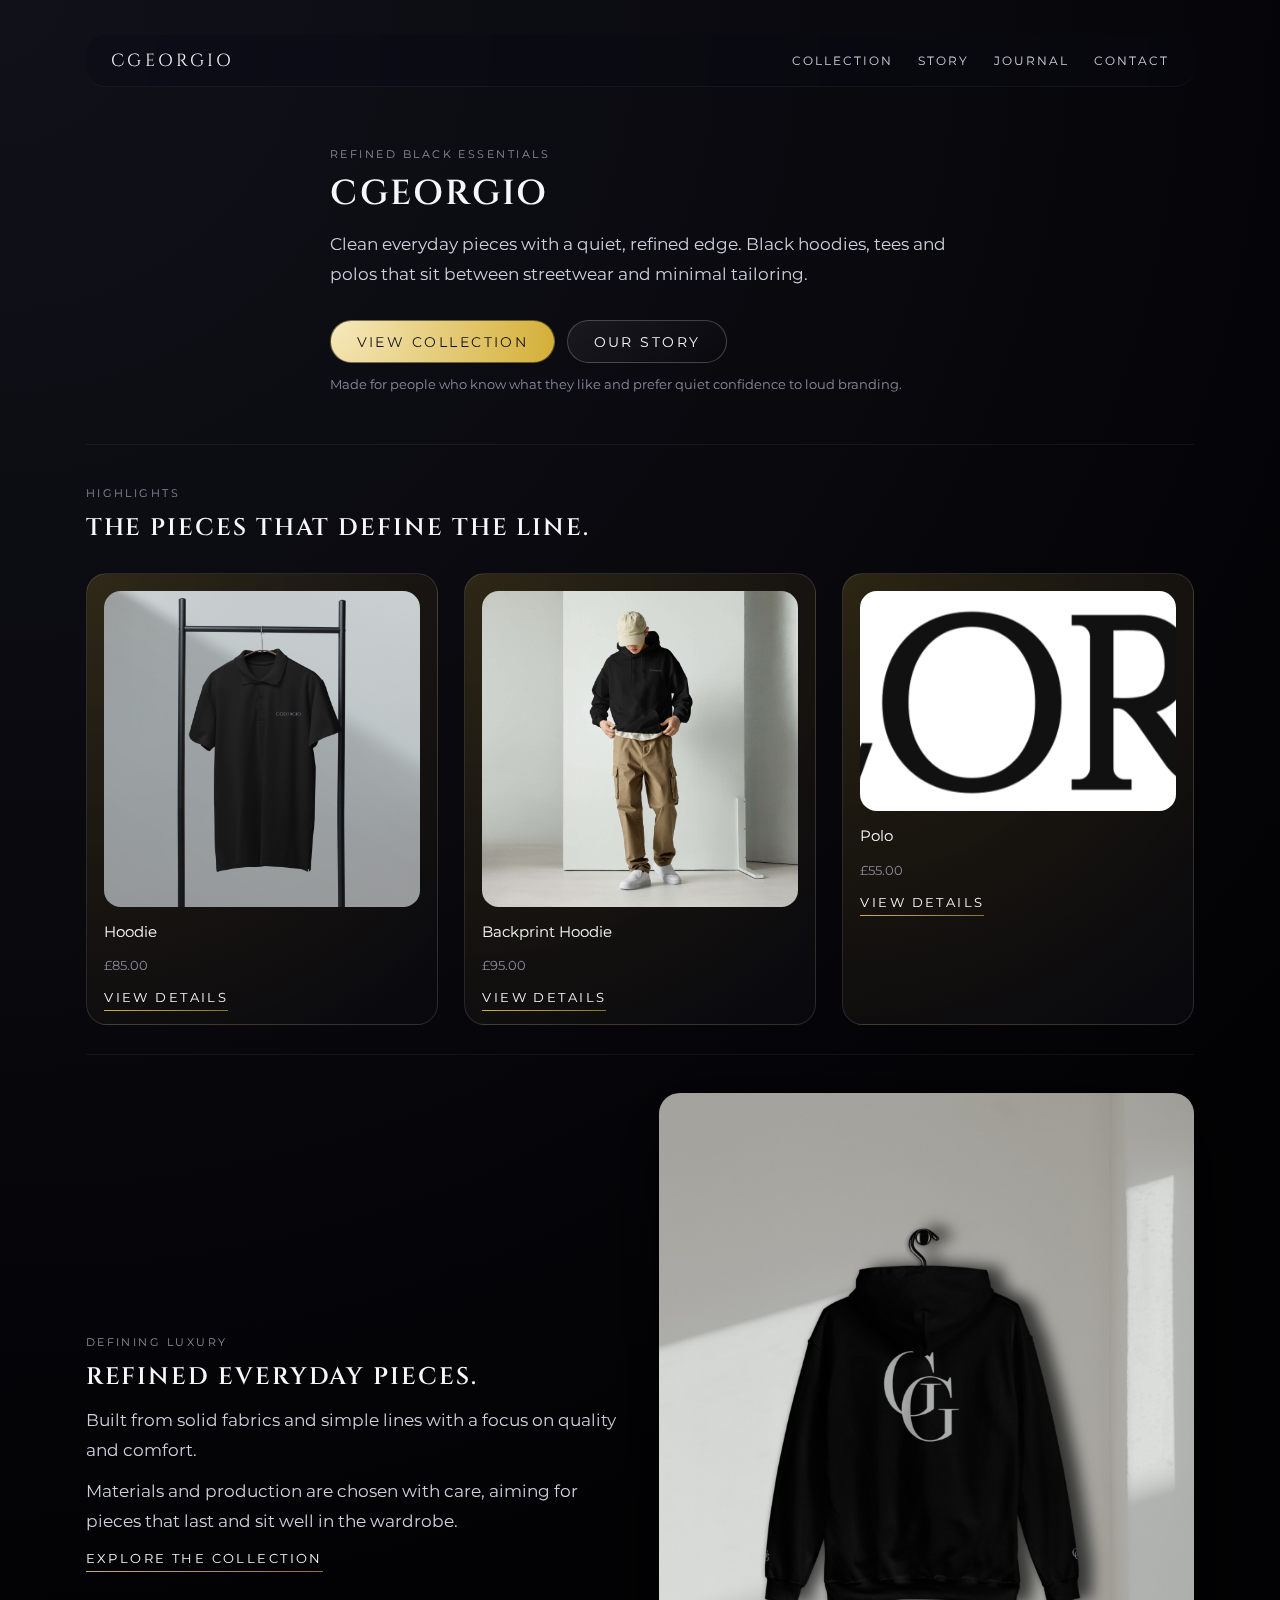
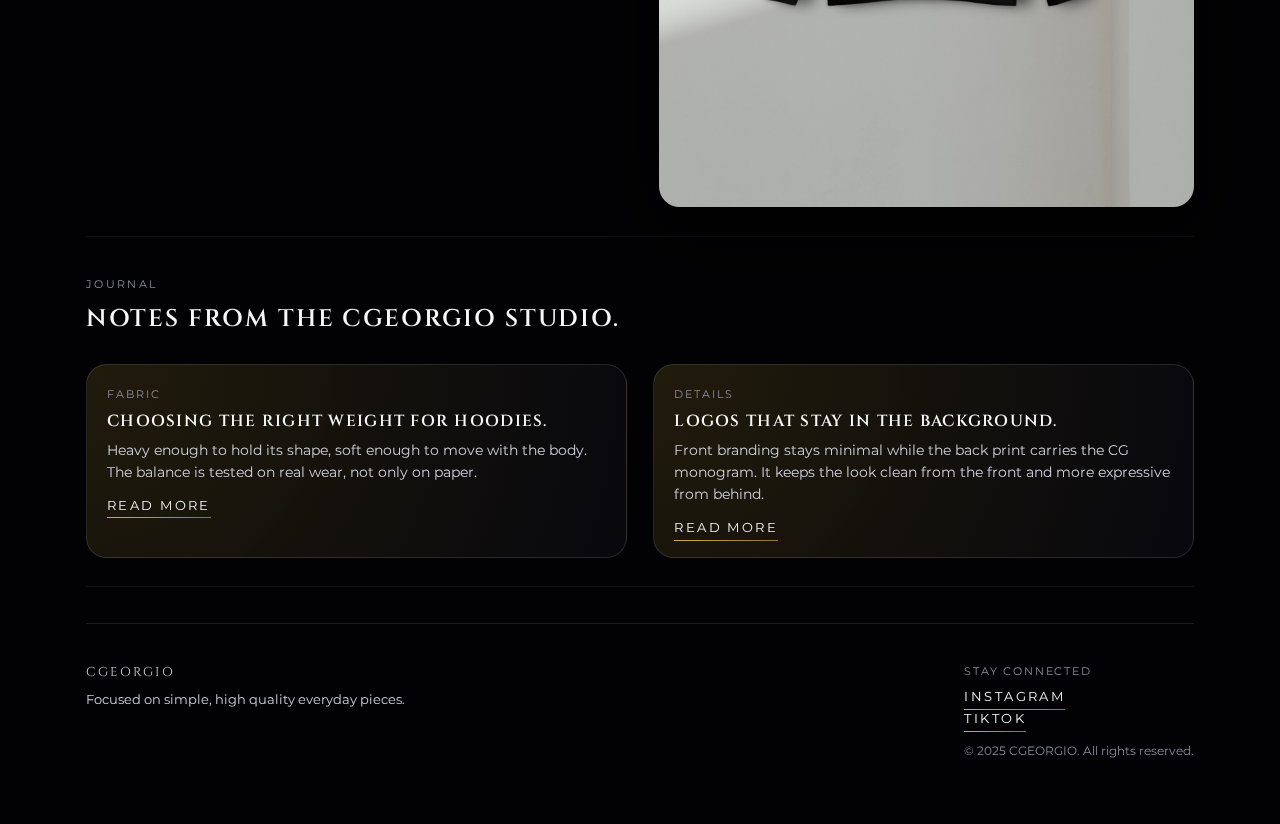
<file: index.html>
<!DOCTYPE html>

<html lang="en">
<head>
<meta charset="utf-8"/>
<title>CGEORGIO | Refined black essentials</title>
<meta content="width=device-width, initial-scale=1" name="viewport"/>
<link href="https://fonts.googleapis.com" rel="preconnect"/>
<link crossorigin="" href="https://fonts.gstatic.com" rel="preconnect"/>
<link href="https://fonts.googleapis.com/css2?family=Cinzel:wght@400;600;700&amp;family=Montserrat:wght@300;400;500;600&amp;display=swap" rel="stylesheet"/>
<link href="styles.css" rel="stylesheet"/>
<link href="/images/favicon-cg.png" rel="icon" type="image/png"/>
<link href="/images/favicon-cg.png" rel="apple-touch-icon"/>
<meta content="CGEORGIO is a UK streetwear label focused on refined everyday black essentials: hoodies, tees and polos with quiet luxury finishing." name="description"/><link href="https://cgeorgio.com" rel="canonical"/><meta content="CGEORGIO | Refined black essentials" property="og:title"/><meta content="CGEORGIO" property="og:site_name"/><meta content="CGEORGIO is a UK streetwear label focused on refined everyday black essentials: hoodies, tees and polos with quiet luxury finishing." property="og:description"/><meta content="https://cgeorgio.com" property="og:url"/><meta content="https://cgeorgio.com/images/social-card.png" property="og:image"/><meta content="website" property="og:type"/><meta content="summary_large_image" name="twitter:card"/><meta content="CGEORGIO | Refined black essentials" name="twitter:title"/><meta content="CGEORGIO is a UK streetwear label focused on refined everyday black essentials: hoodies, tees and polos with quiet luxury finishing." name="twitter:description"/><meta content="https://cgeorgio.com/images/social-card.png" name="twitter:image"/><script type="application/ld+json">[{"@context": "https://schema.org", "@type": "Organization", "name": "CGEORGIO", "url": "https://cgeorgio.com", "logo": "https://cgeorgio.com/images/logo-cgeorgio-black-white.png", "sameAs": ["https://www.instagram.com/cgeorgioclothing", "https://www.tiktok.com/@cgeorgioclothing"]}, {"@context": "https://schema.org", "@type": "WebSite", "name": "CGEORGIO", "url": "https://cgeorgio.com", "potentialAction": {"@type": "SearchAction", "target": "https://cgeorgio.com/collection.html?q={search_term_string}", "query-input": "required name=search_term_string"}}, {"@context": "https://schema.org", "@type": "WebPage", "name": "CGEORGIO | Refined black essentials", "url": "https://cgeorgio.com", "description": "CGEORGIO is a UK streetwear label focused on refined everyday black essentials: hoodies, tees and polos with quiet luxury finishing.", "isPartOf": {"@type": "WebSite", "url": "https://cgeorgio.com", "name": "CGEORGIO"}}]</script></head>
<body>
<div class="site-wrapper">
<header class="site-header">
<a class="logo" href="index.html"><span class="logo-text-wordmark">CGEORGIO</span></a>
<nav class="main-nav">
<a href="collection.html">Collection</a>
<a href="story.html">Story</a>
<a href="journal.html">Journal</a>
<a href="contact.html">Contact</a>
</nav>
<button aria-label="Toggle navigation" class="nav-toggle">
<span></span>
<span></span>
</button>
</header>
<main>
<section class="hero">
<div class="hero-content">
<p class="eyebrow">Refined black essentials</p>
<h1>CGEORGIO</h1>
<p class="lead">Clean everyday pieces with a quiet, refined edge. Black hoodies, tees and polos that sit between streetwear and minimal tailoring.</p>
<div class="hero-actions">
<a class="btn primary" href="collection.html">View collection</a>
<a class="btn ghost" href="story.html">Our story</a>
</div>
<div class="hero-meta">
<p>Made for people who know what they like and prefer quiet confidence to loud branding.</p>
</div>
</div>
</section>
<section class="section section-grid">
<header class="section-header">
<p class="eyebrow">Highlights</p>
<h2>The pieces that define the line.</h2>
</header>
<div class="product-grid">
<article class="product-card">
<img alt="Hoodie" class="product-image" src="images/hoodie-front.jpg"/>
<div class="product-info">
<p class="product-name">Hoodie</p>
<p class="product-meta">£85.00</p>
<a class="link-inline" href="product-premium-hoodie.html">View details</a>
</div>
</article>
<article class="product-card">
<img alt="Backprint hoodie" class="product-image" src="images/hoodie-back.jpg"/>
<div class="product-info">
<p class="product-name">Backprint Hoodie</p>
<p class="product-meta">£95.00</p>
<a class="link-inline" href="product-deluxe-hoodie.html">View details</a>
</div>
</article>
<article class="product-card">
<img alt="Polo" class="product-image" src="images/polo-black.jpg"/>
<div class="product-info">
<p class="product-name">Polo</p>
<p class="product-meta">£55.00</p>
<a class="link-inline" href="product-polo.html">View details</a>
</div>
</article>
</div>
</section>
<section class="section section-split">
<div class="split-copy">
<p class="eyebrow">Defining luxury</p>
<h2>Refined everyday pieces.</h2>
<p class="lead">Built from solid fabrics and simple lines with a focus on quality and comfort.</p>
<p class="lead">Materials and production are chosen with care, aiming for pieces that last and sit well in the wardrobe.</p>
<a class="link-inline" href="collection.html">Explore the collection</a>
</div>
<div class="split-media">
<img alt="Tee detail" class="hero-image secondary" src="images/tee-anthracite.jpg"/>
</div>
</section>
<section class="section section-journal-preview">
<header class="section-header">
<p class="eyebrow">Journal</p>
<h2>Notes from the CGEORGIO studio.</h2>
</header>
<div class="journal-grid">
<article class="journal-card">
<p class="journal-tag">Fabric</p>
<h3>Choosing the right weight for hoodies.</h3>
<p class="journal-excerpt">
        Heavy enough to hold its shape, soft enough to move with the body. The balance is tested on real wear, not only on paper.
      </p>
<a class="link-inline" href="journal.html">Read more</a>
</article>
<article class="journal-card">
<p class="journal-tag">Details</p>
<h3>Logos that stay in the background.</h3>
<p class="journal-excerpt">
        Front branding stays minimal while the back print carries the CG monogram. It keeps the look clean from the front and more expressive from behind.
      </p>
<a class="link-inline" href="journal.html">Read more</a>
</article>
</div>
</section>
</main>
<footer class="site-footer">
<div class="footer-left">
<p class="footer-logo">CGEORGIO</p>
<p class="footer-text">Focused on simple, high quality everyday pieces.</p>
</div>
<div class="footer-right">
<p class="footer-label">Stay connected</p>
<p class="footer-text">
<a class="link-inline" href="https://www.instagram.com/cgeorgioclothing" rel="noreferrer" target="_blank">Instagram</a><br/>
<a class="link-inline" href="https://www.tiktok.com/@cgeorgioclothing" rel="noreferrer" target="_blank">TikTok</a>
</p>
<p class="footer-text small">© 2025 CGEORGIO. All rights reserved.</p>
</div>
</footer>
</div>
<script src="script.js"></script>
</body>
</html>
</file>
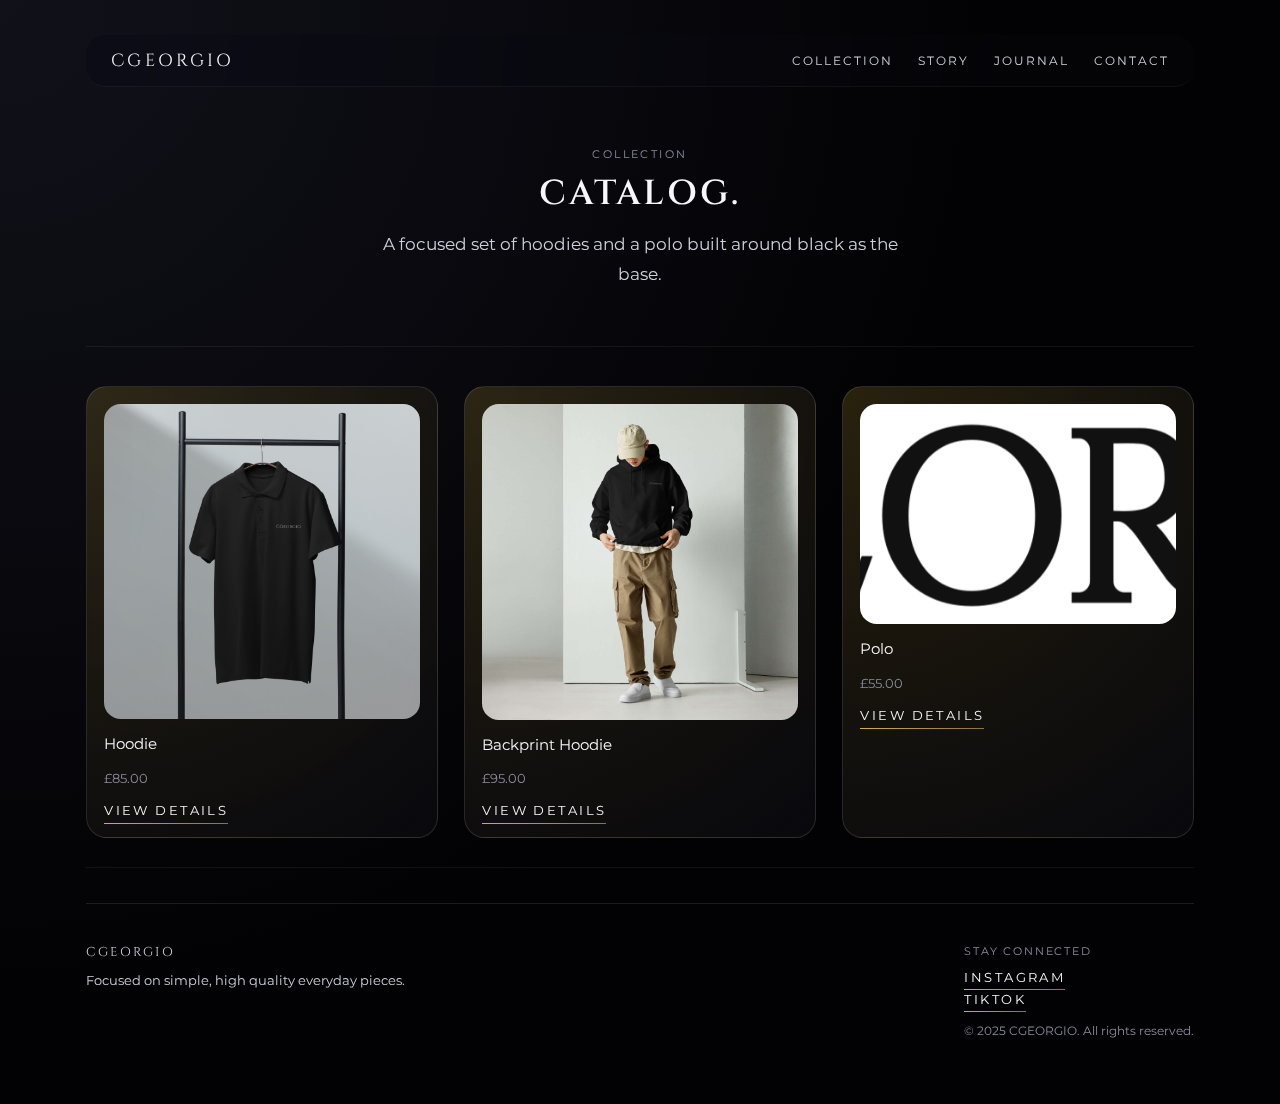
<file: collection.html>
<!DOCTYPE html>

<html lang="en">
<head>
<meta charset="utf-8"/>
<title>CGEORGIO | Collection</title>
<meta content="width=device-width, initial-scale=1" name="viewport"/>

<link href="https://fonts.googleapis.com" rel="preconnect"/>
<link crossorigin="" href="https://fonts.gstatic.com" rel="preconnect"/>
<link href="https://fonts.googleapis.com/css2?family=Cinzel:wght@400;600;700&amp;family=Montserrat:wght@300;400;500;600&amp;display=swap" rel="stylesheet"/>
<link href="styles.css" rel="stylesheet"/>
<meta content="Shop the CGEORGIO collection of black hoodies, tees and polos. Minimal design, premium feel, built for everyday rotation." name="description"/><link href="https://cgeorgio.com/collection.html" rel="canonical"/><meta content="CGEORGIO | Collection" property="og:title"/><meta content="CGEORGIO" property="og:site_name"/><meta content="Shop the CGEORGIO collection of black hoodies, tees and polos. Minimal design, premium feel, built for everyday rotation." property="og:description"/><meta content="https://cgeorgio.com/collection.html" property="og:url"/><meta content="https://cgeorgio.com/images/social-card.png" property="og:image"/><meta content="website" property="og:type"/><meta content="summary_large_image" name="twitter:card"/><meta content="CGEORGIO | Collection" name="twitter:title"/><meta content="Shop the CGEORGIO collection of black hoodies, tees and polos. Minimal design, premium feel, built for everyday rotation." name="twitter:description"/><meta content="https://cgeorgio.com/images/social-card.png" name="twitter:image"/><script type="application/ld+json">[{"@context": "https://schema.org", "@type": "Organization", "name": "CGEORGIO", "url": "https://cgeorgio.com", "logo": "https://cgeorgio.com/images/logo-cgeorgio-black-white.png", "sameAs": ["https://www.instagram.com/cgeorgioclothing", "https://www.tiktok.com/@cgeorgioclothing"]}, {"@context": "https://schema.org", "@type": "WebSite", "name": "CGEORGIO", "url": "https://cgeorgio.com", "potentialAction": {"@type": "SearchAction", "target": "https://cgeorgio.com/collection.html?q={search_term_string}", "query-input": "required name=search_term_string"}}, {"@context": "https://schema.org", "@type": "WebPage", "name": "CGEORGIO | Collection", "url": "https://cgeorgio.com/collection.html", "description": "Shop the CGEORGIO collection of black hoodies, tees and polos. Minimal design, premium feel, built for everyday rotation.", "isPartOf": {"@type": "WebSite", "url": "https://cgeorgio.com", "name": "CGEORGIO"}}, {"@context": "https://schema.org", "@type": "ItemList", "itemListOrder": "https://schema.org/ItemListOrderAscending", "itemListElement": [{"@type": "ListItem", "position": 1, "url": "https://cgeorgio.com/product-premium-hoodie.html", "name": "Premium Hoodie"}, {"@type": "ListItem", "position": 2, "url": "https://cgeorgio.com/product-deluxe-hoodie.html", "name": "Backprint Hoodie"}, {"@type": "ListItem", "position": 3, "url": "https://cgeorgio.com/product-polo.html", "name": "Polo"}, {"@type": "ListItem", "position": 4, "url": "https://cgeorgio.com/product-tee.html", "name": "Tee"}]}]</script></head>
<body>
<div class="site-wrapper">
<header class="site-header">
<a class="logo" href="index.html"><span class="logo-text-wordmark">CGEORGIO</span></a>
<nav class="main-nav">
<a href="collection.html">Collection</a>
<a href="story.html">Story</a>
<a href="journal.html">Journal</a>
<a href="contact.html">Contact</a>
</nav>
<button aria-label="Toggle navigation" class="nav-toggle">
<span></span>
<span></span>
</button>
</header>
<main>
<section class="section section-hero-slim">
<header class="section-header centre">
<p class="eyebrow">Collection</p>
<h1>Catalog.</h1>
<p class="lead">
      A focused set of hoodies and a polo built around black as the base.
    </p>
</header>
</section>
<section class="section">
<div class="product-grid large">
<article class="product-card">
<img alt="Hoodie" class="product-image" src="images/hoodie-front.jpg"/>
<div class="product-info">
<p class="product-name">Hoodie</p>
<p class="product-meta">£85.00</p>
<a class="link-inline" href="product-premium-hoodie.html">View details</a>
</div>
</article>
<article class="product-card">
<img alt="Backprint hoodie" class="product-image" src="images/hoodie-back.jpg"/>
<div class="product-info">
<p class="product-name">Backprint Hoodie</p>
<p class="product-meta">£95.00</p>
<a class="link-inline" href="product-deluxe-hoodie.html">View details</a>
</div>
</article>
<article class="product-card">
<img alt="Polo" class="product-image" src="images/polo-black.jpg"/>
<div class="product-info">
<p class="product-name">Polo</p>
<p class="product-meta">£55.00</p>
<a class="link-inline" href="product-polo.html">View details</a>
</div>
</article>
</div>
</section>
</main>
<footer class="site-footer">
<div class="footer-left">
<p class="footer-logo">CGEORGIO</p>
<p class="footer-text">Focused on simple, high quality everyday pieces.</p>
</div>
<div class="footer-right">
<p class="footer-label">Stay connected</p>
<p class="footer-text">
<a class="link-inline" href="https://www.instagram.com/cgeorgioclothing" rel="noreferrer" target="_blank">Instagram</a><br/>
<a class="link-inline" href="https://www.tiktok.com/@cgeorgioclothing" rel="noreferrer" target="_blank">TikTok</a>
</p>
<p class="footer-text small">© 2025 CGEORGIO. All rights reserved.</p>
</div>
</footer>
</div>
<script src="script.js"></script>
</body>
</html>
</file>
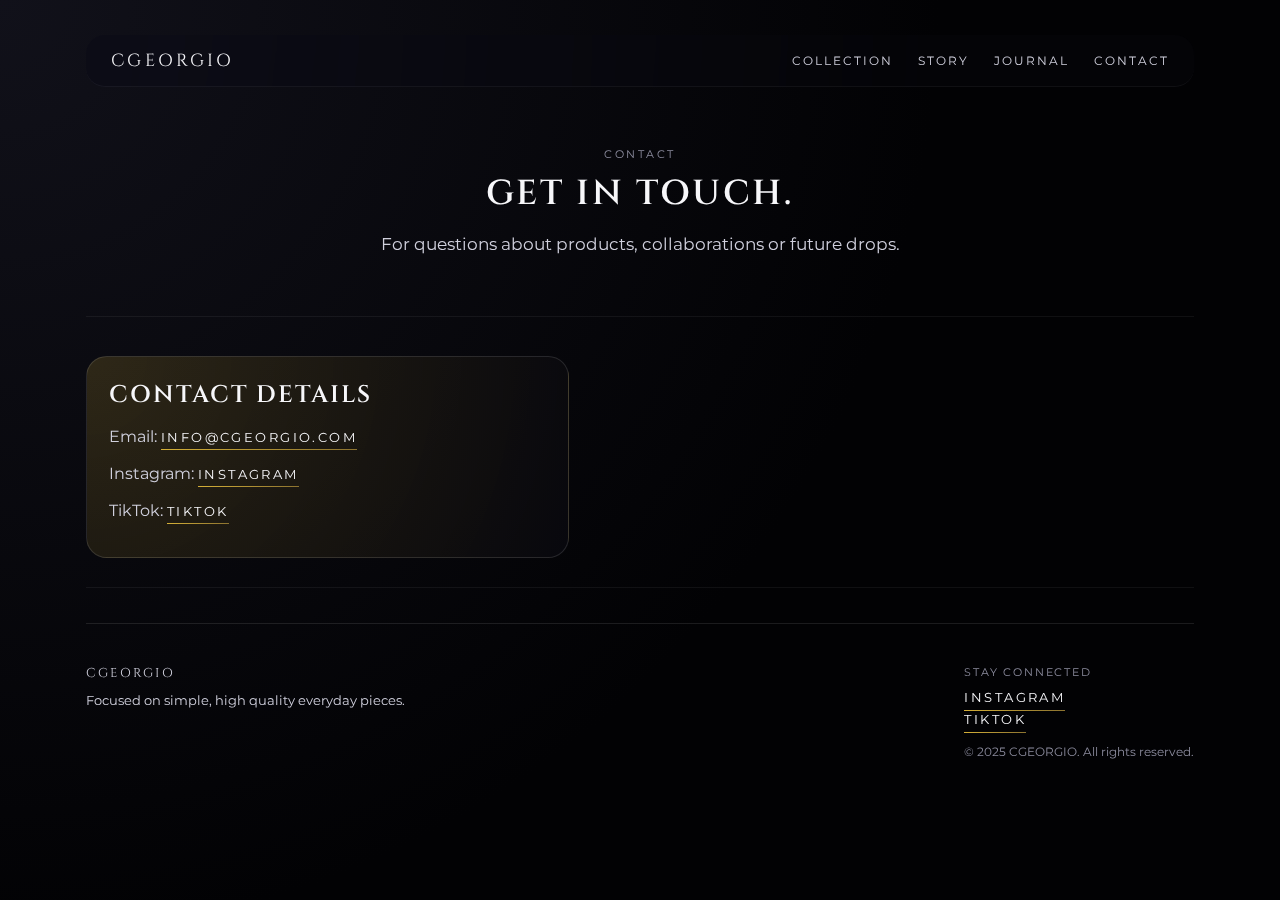
<file: contact.html>
<!DOCTYPE html>

<html lang="en">
<head>
<meta charset="utf-8"/>
<title>CGEORGIO | Contact</title>
<meta content="width=device-width, initial-scale=1" name="viewport"/>

<link href="https://fonts.googleapis.com" rel="preconnect"/>
<link crossorigin="" href="https://fonts.gstatic.com" rel="preconnect"/>
<link href="https://fonts.googleapis.com/css2?family=Cinzel:wght@400;600;700&amp;family=Montserrat:wght@300;400;500;600&amp;display=swap" rel="stylesheet"/>
<link href="styles.css" rel="stylesheet"/>
<meta content="Contact CGEORGIO for orders, sizing, collaborations and press enquiries." name="description"/><link href="https://cgeorgio.com/contact.html" rel="canonical"/><meta content="CGEORGIO | Contact" property="og:title"/><meta content="CGEORGIO" property="og:site_name"/><meta content="Contact CGEORGIO for orders, sizing, collaborations and press enquiries." property="og:description"/><meta content="https://cgeorgio.com/contact.html" property="og:url"/><meta content="https://cgeorgio.com/images/social-card.png" property="og:image"/><meta content="website" property="og:type"/><meta content="summary_large_image" name="twitter:card"/><meta content="CGEORGIO | Contact" name="twitter:title"/><meta content="Contact CGEORGIO for orders, sizing, collaborations and press enquiries." name="twitter:description"/><meta content="https://cgeorgio.com/images/social-card.png" name="twitter:image"/><script type="application/ld+json">[{"@context": "https://schema.org", "@type": "Organization", "name": "CGEORGIO", "url": "https://cgeorgio.com", "logo": "https://cgeorgio.com/images/logo-cgeorgio-black-white.png", "sameAs": ["https://www.instagram.com/cgeorgioclothing", "https://www.tiktok.com/@cgeorgioclothing"]}, {"@context": "https://schema.org", "@type": "WebSite", "name": "CGEORGIO", "url": "https://cgeorgio.com", "potentialAction": {"@type": "SearchAction", "target": "https://cgeorgio.com/collection.html?q={search_term_string}", "query-input": "required name=search_term_string"}}, {"@context": "https://schema.org", "@type": "WebPage", "name": "CGEORGIO | Contact", "url": "https://cgeorgio.com/contact.html", "description": "Contact CGEORGIO for orders, sizing, collaborations and press enquiries.", "isPartOf": {"@type": "WebSite", "url": "https://cgeorgio.com", "name": "CGEORGIO"}}]</script></head>
<body>
<div class="site-wrapper">
<header class="site-header">
<a class="logo" href="index.html"><span class="logo-text-wordmark">CGEORGIO</span></a>
<nav class="main-nav">
<a href="collection.html">Collection</a>
<a href="story.html">Story</a>
<a href="journal.html">Journal</a>
<a href="contact.html">Contact</a>
</nav>
<button aria-label="Toggle navigation" class="nav-toggle">
<span></span>
<span></span>
</button>
</header>
<main>
<section class="section section-hero-slim">
<header class="section-header centre">
<p class="eyebrow">Contact</p>
<h1>Get in touch.</h1>
<p class="lead">
      For questions about products, collaborations or future drops.
    </p>
</header>
</section>
<section class="section section-contact">
<div class="contact-panel">
<h2>Contact details</h2>
<p>Email: <a class="link-inline" href="mailto:info@cgeorgio.com">info@cgeorgio.com</a></p>
<p>Instagram: <a class="link-inline" href="https://www.instagram.com/cgeorgioclothing" rel="noreferrer" target="_blank">Instagram</a></p>
<p>TikTok: <a class="link-inline" href="https://www.tiktok.com/@cgeorgioclothing" rel="noreferrer" target="_blank">TikTok</a></p>
</div>
</section>
</main>
<footer class="site-footer">
<div class="footer-left">
<p class="footer-logo">CGEORGIO</p>
<p class="footer-text">Focused on simple, high quality everyday pieces.</p>
</div>
<div class="footer-right">
<p class="footer-label">Stay connected</p>
<p class="footer-text">
<a class="link-inline" href="https://www.instagram.com/cgeorgioclothing" rel="noreferrer" target="_blank">Instagram</a><br/>
<a class="link-inline" href="https://www.tiktok.com/@cgeorgioclothing" rel="noreferrer" target="_blank">TikTok</a>
</p>
<p class="footer-text small">© 2025 CGEORGIO. All rights reserved.</p>
</div>
</footer>
</div>
<script src="script.js"></script>
</body>
</html>
</file>
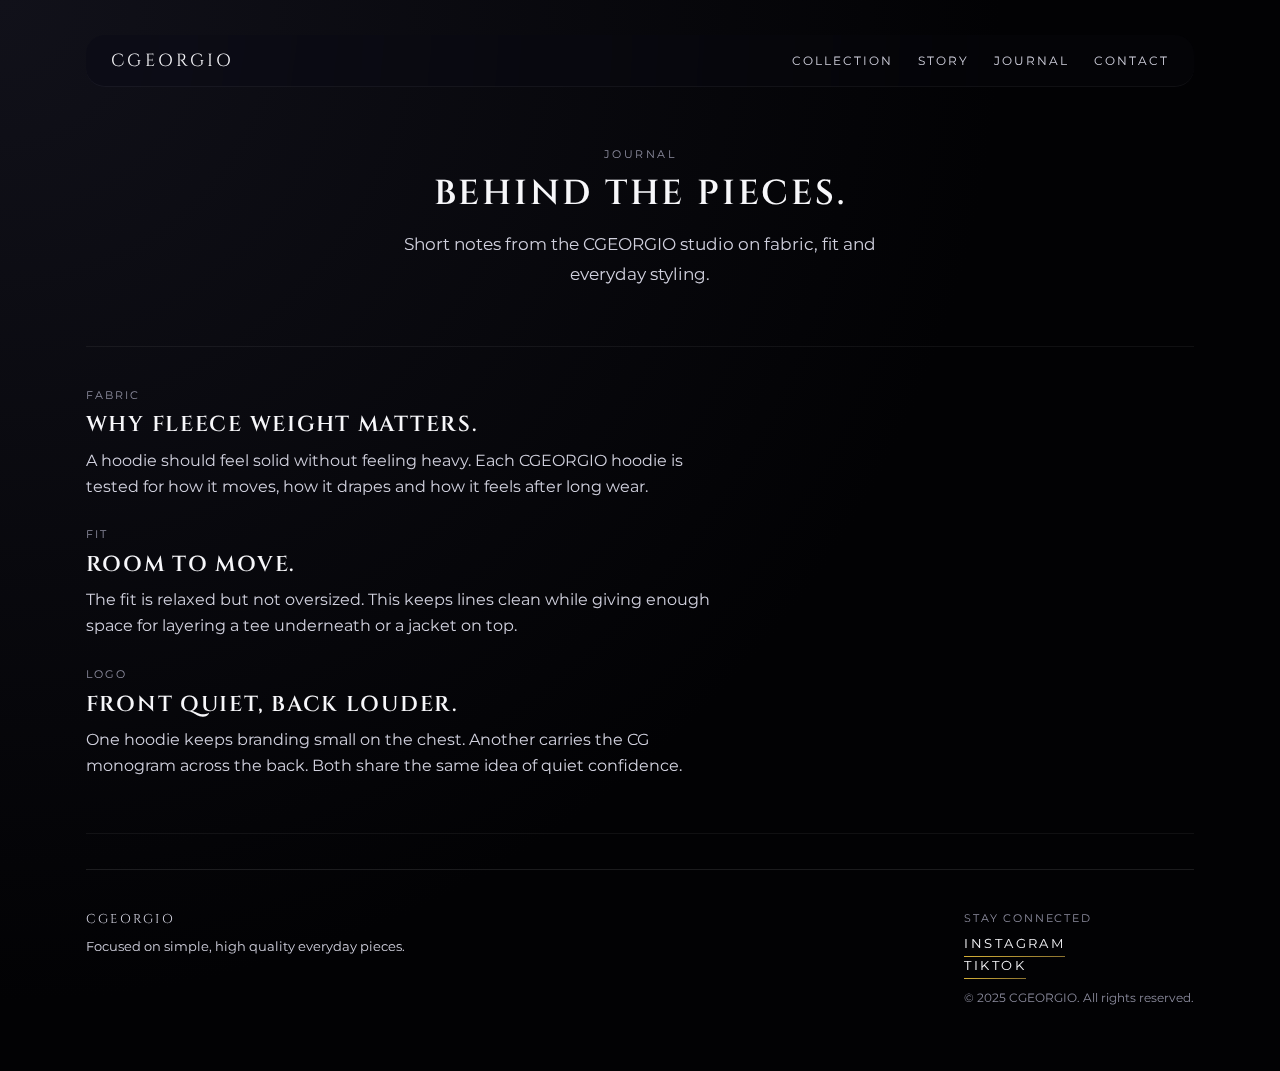
<file: journal.html>
<!DOCTYPE html>

<html lang="en">
<head>
<meta charset="utf-8"/>
<title>CGEORGIO | Journal</title>
<meta content="width=device-width, initial-scale=1" name="viewport"/>

<link href="https://fonts.googleapis.com" rel="preconnect"/>
<link crossorigin="" href="https://fonts.gstatic.com" rel="preconnect"/>
<link href="https://fonts.googleapis.com/css2?family=Cinzel:wght@400;600;700&amp;family=Montserrat:wght@300;400;500;600&amp;display=swap" rel="stylesheet"/>
<link href="styles.css" rel="stylesheet"/>
<meta content="CGEORGIO Journal: notes on styling, fabric, care, and the ideas behind modern minimal streetwear." name="description"/><link href="https://cgeorgio.com/journal.html" rel="canonical"/><meta content="CGEORGIO | Journal" property="og:title"/><meta content="CGEORGIO" property="og:site_name"/><meta content="CGEORGIO Journal: notes on styling, fabric, care, and the ideas behind modern minimal streetwear." property="og:description"/><meta content="https://cgeorgio.com/journal.html" property="og:url"/><meta content="https://cgeorgio.com/images/social-card.png" property="og:image"/><meta content="website" property="og:type"/><meta content="summary_large_image" name="twitter:card"/><meta content="CGEORGIO | Journal" name="twitter:title"/><meta content="CGEORGIO Journal: notes on styling, fabric, care, and the ideas behind modern minimal streetwear." name="twitter:description"/><meta content="https://cgeorgio.com/images/social-card.png" name="twitter:image"/><script type="application/ld+json">[{"@context": "https://schema.org", "@type": "Organization", "name": "CGEORGIO", "url": "https://cgeorgio.com", "logo": "https://cgeorgio.com/images/logo-cgeorgio-black-white.png"}, {"@context": "https://schema.org", "@type": "WebSite", "name": "CGEORGIO", "url": "https://cgeorgio.com", "potentialAction": {"@type": "SearchAction", "target": "https://cgeorgio.com/collection.html?q={search_term_string}", "query-input": "required name=search_term_string"}}, {"@context": "https://schema.org", "@type": "WebPage", "name": "CGEORGIO | Journal", "url": "https://cgeorgio.com/journal.html", "description": "CGEORGIO Journal: notes on styling, fabric, care, and the ideas behind modern minimal streetwear.", "isPartOf": {"@type": "WebSite", "url": "https://cgeorgio.com", "name": "CGEORGIO"}}]</script></head>
<body>
<div class="site-wrapper">
<header class="site-header">
<a class="logo" href="index.html"><span class="logo-text-wordmark">CGEORGIO</span></a>
<nav class="main-nav">
<a href="collection.html">Collection</a>
<a href="story.html">Story</a>
<a href="journal.html">Journal</a>
<a href="contact.html">Contact</a>
</nav>
<button aria-label="Toggle navigation" class="nav-toggle">
<span></span>
<span></span>
</button>
</header>
<main>
<section class="section section-hero-slim">
<header class="section-header centre">
<p class="eyebrow">Journal</p>
<h1>Behind the pieces.</h1>
<p class="lead">
      Short notes from the CGEORGIO studio on fabric, fit and everyday styling.
    </p>
</header>
</section>
<section class="section journal-list">
<article class="journal-entry">
<p class="journal-tag">Fabric</p>
<h2>Why fleece weight matters.</h2>
<p>
      A hoodie should feel solid without feeling heavy. Each CGEORGIO hoodie is tested for how it moves, how it drapes and how it feels after long wear.
    </p>
</article>
<article class="journal-entry">
<p class="journal-tag">Fit</p>
<h2>Room to move.</h2>
<p>
      The fit is relaxed but not oversized. This keeps lines clean while giving enough space for layering a tee underneath or a jacket on top.
    </p>
</article>
<article class="journal-entry">
<p class="journal-tag">Logo</p>
<h2>Front quiet, back louder.</h2>
<p>
      One hoodie keeps branding small on the chest. Another carries the CG monogram across the back. Both share the same idea of quiet confidence.
    </p>
</article>
</section>
</main>
<footer class="site-footer">
<div class="footer-left">
<p class="footer-logo">CGEORGIO</p>
<p class="footer-text">Focused on simple, high quality everyday pieces.</p>
</div>
<div class="footer-right">
<p class="footer-label">Stay connected</p>
<p class="footer-text">
<a class="link-inline" href="https://www.instagram.com/cgeorgioclothing" rel="noreferrer" target="_blank">Instagram</a><br/>
<a class="link-inline" href="https://www.tiktok.com/@cgeorgioclothing" rel="noreferrer" target="_blank">TikTok</a>
</p>
<p class="footer-text small">© 2025 CGEORGIO. All rights reserved.</p>
</div>
</footer>
</div>
<script src="script.js"></script>
</body>
</html>
</file>
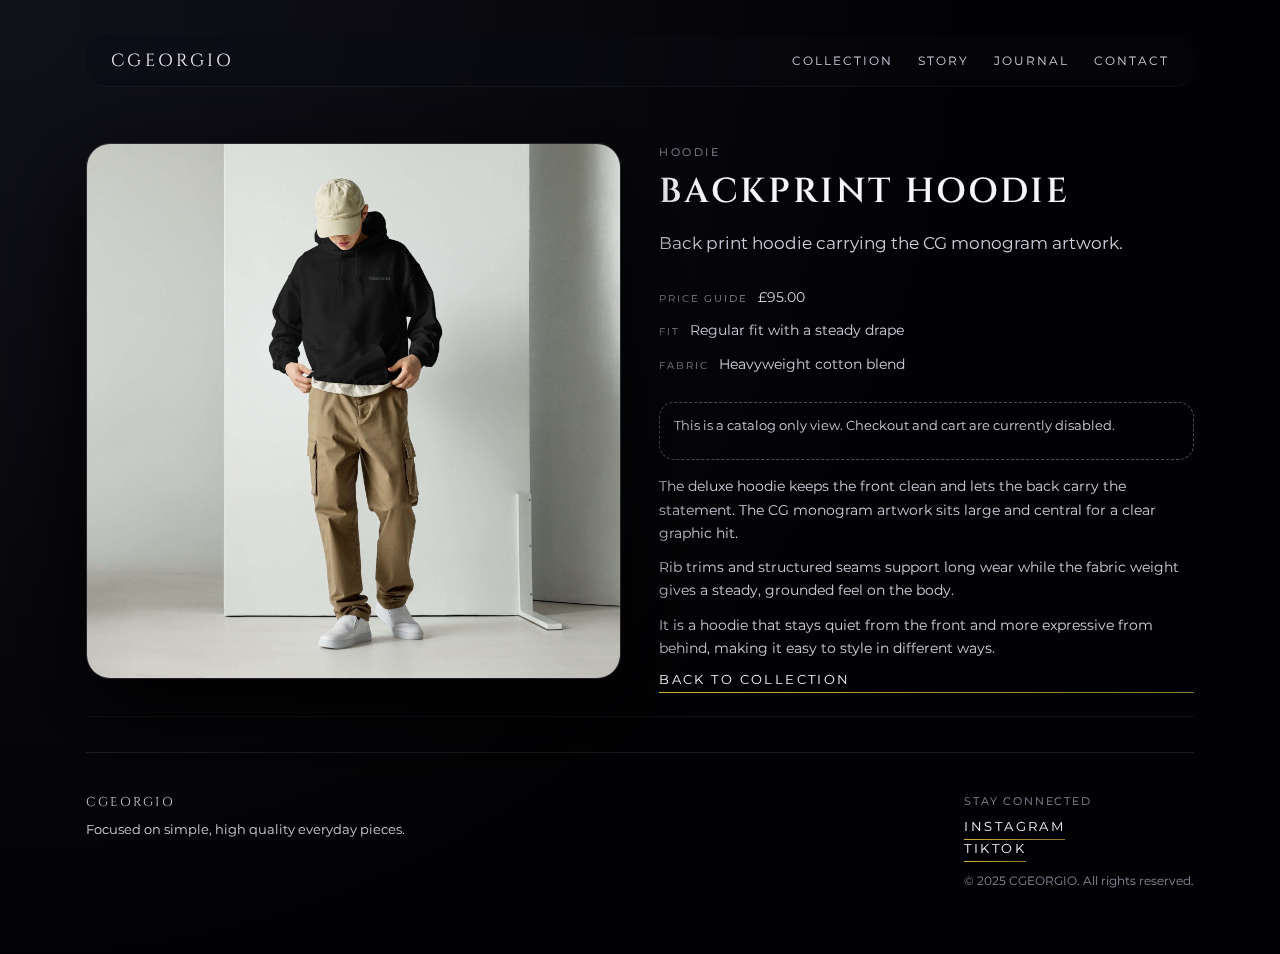
<file: product-deluxe-hoodie.html>
<!DOCTYPE html>

<html lang="en">
<head>
<meta charset="utf-8"/>
<title>CGEORGIO | Backprint Hoodie</title>
<meta content="width=device-width, initial-scale=1" name="viewport"/>

<link href="https://fonts.googleapis.com" rel="preconnect"/>
<link crossorigin="" href="https://fonts.gstatic.com" rel="preconnect"/>
<link href="https://fonts.googleapis.com/css2?family=Cinzel:wght@400;600;700&amp;family=Montserrat:wght@300;400;500;600&amp;display=swap" rel="stylesheet"/>
<link href="styles.css" rel="stylesheet"/>
<meta content="CGEORGIO Backprint Hoodie in black. Minimal front, statement back detail, built for comfort and longevity." name="description"/><link href="https://cgeorgio.com/product-deluxe-hoodie.html" rel="canonical"/><meta content="CGEORGIO | Backprint Hoodie" property="og:title"/><meta content="CGEORGIO" property="og:site_name"/><meta content="CGEORGIO Backprint Hoodie in black. Minimal front, statement back detail, built for comfort and longevity." property="og:description"/><meta content="https://cgeorgio.com/product-deluxe-hoodie.html" property="og:url"/><meta content="https://cgeorgio.com/images/hoodie-back.jpg" property="og:image"/><meta content="product" property="og:type"/><meta content="summary_large_image" name="twitter:card"/><meta content="CGEORGIO | Backprint Hoodie" name="twitter:title"/><meta content="CGEORGIO Backprint Hoodie in black. Minimal front, statement back detail, built for comfort and longevity." name="twitter:description"/><meta content="https://cgeorgio.com/images/hoodie-back.jpg" name="twitter:image"/><script type="application/ld+json">[{"@context": "https://schema.org", "@type": "Organization", "name": "CGEORGIO", "url": "https://cgeorgio.com", "logo": "https://cgeorgio.com/images/logo-cgeorgio-black-white.png", "sameAs": ["https://www.instagram.com/cgeorgioclothing", "https://www.tiktok.com/@cgeorgioclothing"]}, {"@context": "https://schema.org", "@type": "WebSite", "name": "CGEORGIO", "url": "https://cgeorgio.com", "potentialAction": {"@type": "SearchAction", "target": "https://cgeorgio.com/collection.html?q={search_term_string}", "query-input": "required name=search_term_string"}}, {"@context": "https://schema.org", "@type": "WebPage", "name": "CGEORGIO | Backprint Hoodie", "url": "https://cgeorgio.com/product-deluxe-hoodie.html", "description": "CGEORGIO Backprint Hoodie in black. Minimal front, statement back detail, built for comfort and longevity.", "isPartOf": {"@type": "WebSite", "url": "https://cgeorgio.com", "name": "CGEORGIO"}}, {"@context": "https://schema.org", "@type": "Product", "name": "Backprint Hoodie", "image": ["https://cgeorgio.com/images/hoodie-back.jpg"], "description": "CGEORGIO Backprint Hoodie in black. Minimal front, statement back detail, built for comfort and longevity.", "brand": {"@type": "Brand", "name": "CGEORGIO"}, "category": "Hoodie", "color": "Black", "offers": {"@type": "Offer", "url": "https://cgeorgio.com/product-deluxe-hoodie.html", "priceCurrency": "GBP", "price": "95.00", "availability": "https://schema.org/InStock", "itemCondition": "https://schema.org/NewCondition"}}]</script></head>
<body>
<div class="site-wrapper">
<header class="site-header">
<a class="logo" href="index.html"><span class="logo-text-wordmark">CGEORGIO</span></a>
<nav class="main-nav">
<a href="collection.html">Collection</a>
<a href="story.html">Story</a>
<a href="journal.html">Journal</a>
<a href="contact.html">Contact</a>
</nav>
<button aria-label="Toggle navigation" class="nav-toggle">
<span></span>
<span></span>
</button>
</header>
<main>
<section class="section section-product">
<div class="product-gallery">
<img alt="Back of black CGEORGIO hoodie with large CG monogram" class="product-hero-image" src="images/hoodie-back.jpg"/>
</div>
<div class="product-copy">
<p class="eyebrow">Hoodie</p>
<h1>Backprint Hoodie</h1>
<p class="lead">Back print hoodie carrying the CG monogram artwork.</p>
<div class="product-meta-block">
<p><span class="meta-label">Price guide</span> £95.00</p>
<p><span class="meta-label">Fit</span> Regular fit with a steady drape</p>
<p><span class="meta-label">Fabric</span> Heavyweight cotton blend</p>
</div>
<div class="notice">
<p>This is a catalog only view. Checkout and cart are currently disabled.</p>
</div>
<div class="product-details-text">
<p>The deluxe hoodie keeps the front clean and lets the back carry the statement. The CG monogram artwork sits large and central for a clear graphic hit.</p>
<p>Rib trims and structured seams support long wear while the fabric weight gives a steady, grounded feel on the body.</p>
<p>It is a hoodie that stays quiet from the front and more expressive from behind, making it easy to style in different ways.</p>
</div>
<a class="link-inline" href="collection.html">Back to collection</a>
</div>
</section>
</main>
<footer class="site-footer">
<div class="footer-left">
<p class="footer-logo">CGEORGIO</p>
<p class="footer-text">Focused on simple, high quality everyday pieces.</p>
</div>
<div class="footer-right">
<p class="footer-label">Stay connected</p>
<p class="footer-text">
<a class="link-inline" href="https://www.instagram.com/cgeorgioclothing" rel="noreferrer" target="_blank">Instagram</a><br/>
<a class="link-inline" href="https://www.tiktok.com/@cgeorgioclothing" rel="noreferrer" target="_blank">TikTok</a>
</p>
<p class="footer-text small">© 2025 CGEORGIO. All rights reserved.</p>
</div>
</footer>
</div>
<script src="script.js"></script>
</body>
</html>
</file>
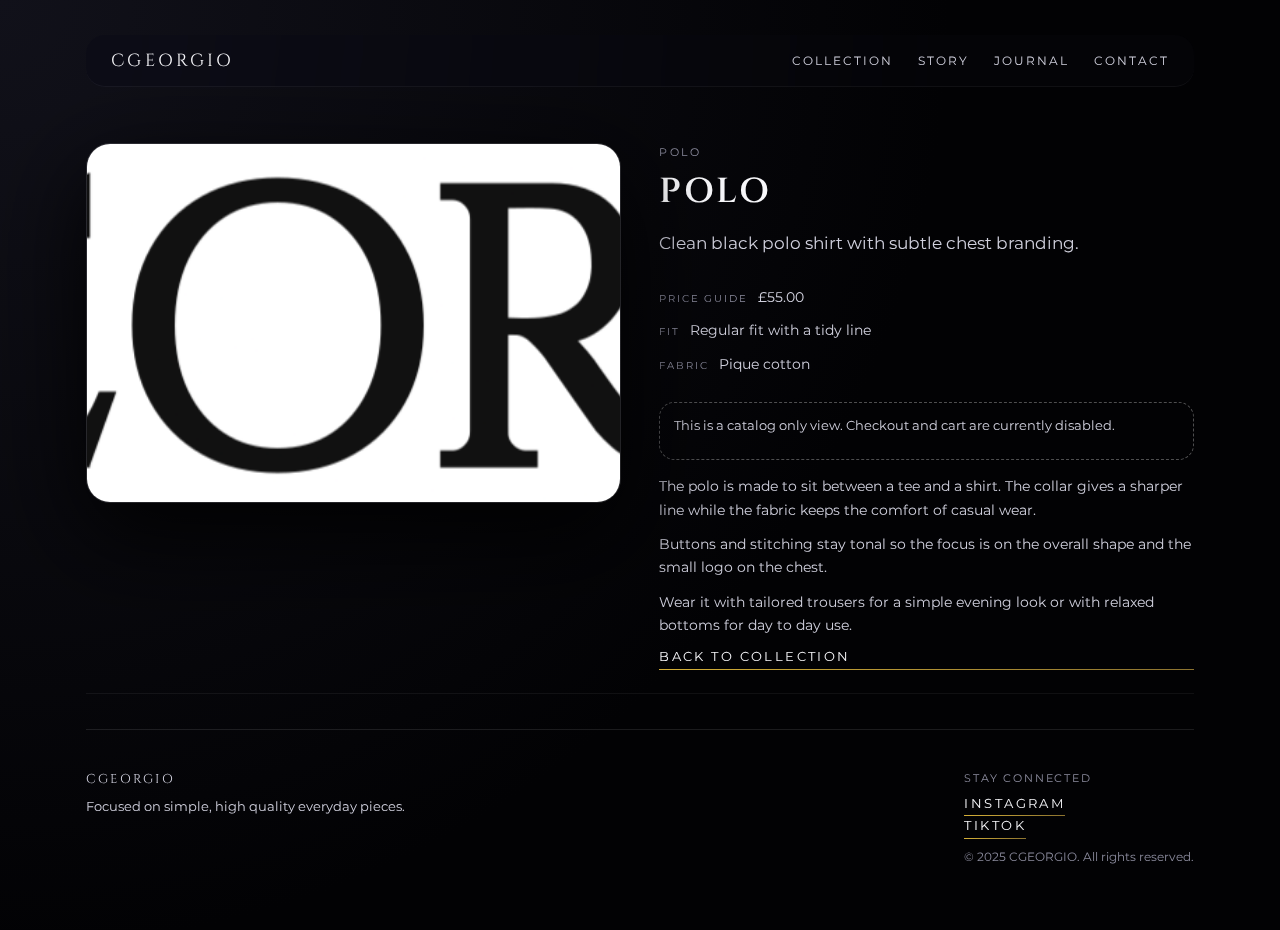
<file: product-polo.html>
<!DOCTYPE html>

<html lang="en">
<head>
<meta charset="utf-8"/>
<title>CGEORGIO | Polo</title>
<meta content="width=device-width, initial-scale=1" name="viewport"/>

<link href="https://fonts.googleapis.com" rel="preconnect"/>
<link crossorigin="" href="https://fonts.gstatic.com" rel="preconnect"/>
<link href="https://fonts.googleapis.com/css2?family=Cinzel:wght@400;600;700&amp;family=Montserrat:wght@300;400;500;600&amp;display=swap" rel="stylesheet"/>
<link href="styles.css" rel="stylesheet"/>
<meta content="CGEORGIO Polo in black. Sharp, minimal and easy to dress up or down." name="description"/><link href="https://cgeorgio.com/product-polo.html" rel="canonical"/><meta content="CGEORGIO | Polo" property="og:title"/><meta content="CGEORGIO" property="og:site_name"/><meta content="CGEORGIO Polo in black. Sharp, minimal and easy to dress up or down." property="og:description"/><meta content="https://cgeorgio.com/product-polo.html" property="og:url"/><meta content="https://cgeorgio.com/images/polo-black.jpg" property="og:image"/><meta content="website" property="og:type"/><meta content="summary_large_image" name="twitter:card"/><meta content="CGEORGIO | Polo" name="twitter:title"/><meta content="CGEORGIO Polo in black. Sharp, minimal and easy to dress up or down." name="twitter:description"/><meta content="https://cgeorgio.com/images/polo-black.jpg" name="twitter:image"/><script type="application/ld+json">[{"@context": "https://schema.org", "@type": "Organization", "name": "CGEORGIO", "url": "https://cgeorgio.com", "logo": "https://cgeorgio.com/images/logo-cgeorgio-black-white.png"}, {"@context": "https://schema.org", "@type": "WebSite", "name": "CGEORGIO", "url": "https://cgeorgio.com", "potentialAction": {"@type": "SearchAction", "target": "https://cgeorgio.com/collection.html?q={search_term_string}", "query-input": "required name=search_term_string"}}, {"@context": "https://schema.org", "@type": "WebPage", "name": "CGEORGIO | Polo", "url": "https://cgeorgio.com/product-polo.html", "description": "CGEORGIO Polo in black. Sharp, minimal and easy to dress up or down.", "isPartOf": {"@type": "WebSite", "url": "https://cgeorgio.com", "name": "CGEORGIO"}}]</script></head>
<body>
<div class="site-wrapper">
<header class="site-header">
<a class="logo" href="index.html"><span class="logo-text-wordmark">CGEORGIO</span></a>
<nav class="main-nav">
<a href="collection.html">Collection</a>
<a href="story.html">Story</a>
<a href="journal.html">Journal</a>
<a href="contact.html">Contact</a>
</nav>
<button aria-label="Toggle navigation" class="nav-toggle">
<span></span>
<span></span>
</button>
</header>
<main>
<section class="section section-product">
<div class="product-gallery">
<img alt="Black CGEORGIO polo shirt hanging on a rail" class="product-hero-image" src="images/polo-black.jpg"/>
</div>
<div class="product-copy">
<p class="eyebrow">Polo</p>
<h1>Polo</h1>
<p class="lead">Clean black polo shirt with subtle chest branding.</p>
<div class="product-meta-block">
<p><span class="meta-label">Price guide</span> £55.00</p>
<p><span class="meta-label">Fit</span> Regular fit with a tidy line</p>
<p><span class="meta-label">Fabric</span> Pique cotton</p>
</div>
<div class="notice">
<p>This is a catalog only view. Checkout and cart are currently disabled.</p>
</div>
<div class="product-details-text">
<p>The polo is made to sit between a tee and a shirt. The collar gives a sharper line while the fabric keeps the comfort of casual wear.</p>
<p>Buttons and stitching stay tonal so the focus is on the overall shape and the small logo on the chest.</p>
<p>Wear it with tailored trousers for a simple evening look or with relaxed bottoms for day to day use.</p>
</div>
<a class="link-inline" href="collection.html">Back to collection</a>
</div>
</section>
</main>
<footer class="site-footer">
<div class="footer-left">
<p class="footer-logo">CGEORGIO</p>
<p class="footer-text">Focused on simple, high quality everyday pieces.</p>
</div>
<div class="footer-right">
<p class="footer-label">Stay connected</p>
<p class="footer-text">
<a class="link-inline" href="https://www.instagram.com/cgeorgioclothing" rel="noreferrer" target="_blank">Instagram</a><br/>
<a class="link-inline" href="https://www.tiktok.com/@cgeorgioclothing" rel="noreferrer" target="_blank">TikTok</a>
</p>
<p class="footer-text small">© 2025 CGEORGIO. All rights reserved.</p>
</div>
</footer>
</div>
<script src="script.js"></script>
</body>
</html>
</file>
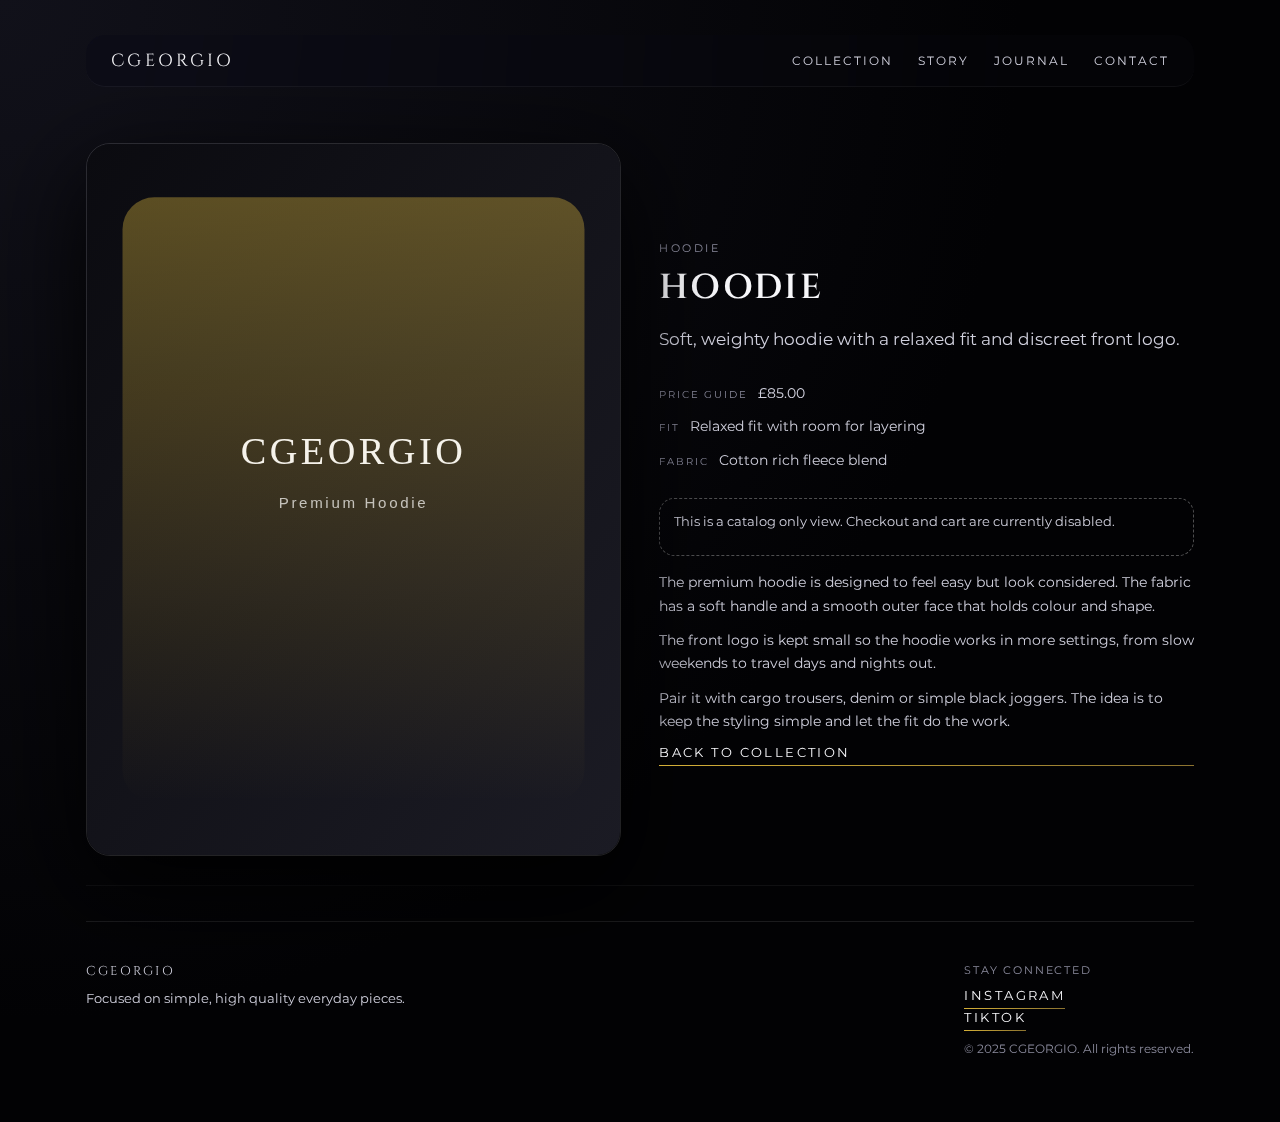
<file: product-premium-hoodie.html>
<!DOCTYPE html>

<html lang="en">
<head>
<meta charset="utf-8"/>
<title>CGEORGIO | Premium Hoodie</title>
<meta content="width=device-width, initial-scale=1" name="viewport"/>

<link href="https://fonts.googleapis.com" rel="preconnect"/>
<link crossorigin="" href="https://fonts.gstatic.com" rel="preconnect"/>
<link href="https://fonts.googleapis.com/css2?family=Cinzel:wght@400;600;700&amp;family=Montserrat:wght@300;400;500;600&amp;display=swap" rel="stylesheet"/>
<link href="styles.css" rel="stylesheet"/>
<meta content="CGEORGIO Premium Hoodie in black. Clean cut, heavyweight feel and refined finishing for everyday wear." name="description"/><link href="https://cgeorgio.com/product-premium-hoodie.html" rel="canonical"/><meta content="CGEORGIO | Premium Hoodie" property="og:title"/><meta content="CGEORGIO" property="og:site_name"/><meta content="CGEORGIO Premium Hoodie in black. Clean cut, heavyweight feel and refined finishing for everyday wear." property="og:description"/><meta content="https://cgeorgio.com/product-premium-hoodie.html" property="og:url"/><meta content="https://cgeorgio.com/images/hoodie-front.svg" property="og:image"/><meta content="product" property="og:type"/><meta content="summary_large_image" name="twitter:card"/><meta content="CGEORGIO | Premium Hoodie" name="twitter:title"/><meta content="CGEORGIO Premium Hoodie in black. Clean cut, heavyweight feel and refined finishing for everyday wear." name="twitter:description"/><meta content="https://cgeorgio.com/images/hoodie-front.svg" name="twitter:image"/><script type="application/ld+json">[{"@context": "https://schema.org", "@type": "Organization", "name": "CGEORGIO", "url": "https://cgeorgio.com", "logo": "https://cgeorgio.com/images/logo-cgeorgio-black-white.svg", "sameAs": ["https://www.instagram.com/cgeorgioclothing", "https://www.tiktok.com/@cgeorgioclothing"]}, {"@context": "https://schema.org", "@type": "WebSite", "name": "CGEORGIO", "url": "https://cgeorgio.com", "potentialAction": {"@type": "SearchAction", "target": "https://cgeorgio.com/collection.html?q={search_term_string}", "query-input": "required name=search_term_string"}}, {"@context": "https://schema.org", "@type": "WebPage", "name": "CGEORGIO | Premium Hoodie", "url": "https://cgeorgio.com/product-premium-hoodie.html", "description": "CGEORGIO Premium Hoodie in black. Clean cut, heavyweight feel and refined finishing for everyday wear.", "isPartOf": {"@type": "WebSite", "url": "https://cgeorgio.com", "name": "CGEORGIO"}}, {"@context": "https://schema.org", "@type": "Product", "name": "Premium Hoodie", "image": ["https://cgeorgio.com/images/hoodie-front.svg"], "description": "CGEORGIO Premium Hoodie in black. Clean cut, heavyweight feel and refined finishing for everyday wear.", "brand": {"@type": "Brand", "name": "CGEORGIO"}, "category": "Hoodie", "color": "Black", "offers": {"@type": "Offer", "url": "https://cgeorgio.com/product-premium-hoodie.html", "priceCurrency": "GBP", "price": "85.00", "availability": "https://schema.org/InStock", "itemCondition": "https://schema.org/NewCondition"}}]</script></head>
<body>
<div class="site-wrapper">
<header class="site-header">
<a class="logo" href="index.html"><span class="logo-text-wordmark">CGEORGIO</span></a>
<nav class="main-nav">
<a href="collection.html">Collection</a>
<a href="story.html">Story</a>
<a href="journal.html">Journal</a>
<a href="contact.html">Contact</a>
</nav>
<button aria-label="Toggle navigation" class="nav-toggle">
<span></span>
<span></span>
</button>
</header>
<main>
<section class="section section-product">
<div class="product-gallery">
<img alt="Front view of black CGEORGIO hoodie worn with cargo trousers and cap" class="product-hero-image" src="images/hoodie-front.svg"/>
</div>
<div class="product-copy">
<p class="eyebrow">Hoodie</p>
<h1>Hoodie</h1>
<p class="lead">Soft, weighty hoodie with a relaxed fit and discreet front logo.</p>
<div class="product-meta-block">
<p><span class="meta-label">Price guide</span> £85.00</p>
<p><span class="meta-label">Fit</span> Relaxed fit with room for layering</p>
<p><span class="meta-label">Fabric</span> Cotton rich fleece blend</p>
</div>
<div class="notice">
<p>This is a catalog only view. Checkout and cart are currently disabled.</p>
</div>
<div class="product-details-text">
<p>The premium hoodie is designed to feel easy but look considered. The fabric has a soft handle and a smooth outer face that holds colour and shape.</p>
<p>The front logo is kept small so the hoodie works in more settings, from slow weekends to travel days and nights out.</p>
<p>Pair it with cargo trousers, denim or simple black joggers. The idea is to keep the styling simple and let the fit do the work.</p>
</div>
<a class="link-inline" href="collection.html">Back to collection</a>
</div>
</section>
</main>
<footer class="site-footer">
<div class="footer-left">
<p class="footer-logo">CGEORGIO</p>
<p class="footer-text">Focused on simple, high quality everyday pieces.</p>
</div>
<div class="footer-right">
<p class="footer-label">Stay connected</p>
<p class="footer-text">
<a class="link-inline" href="https://www.instagram.com/cgeorgioclothing" rel="noreferrer" target="_blank">Instagram</a><br/>
<a class="link-inline" href="https://www.tiktok.com/@cgeorgioclothing" rel="noreferrer" target="_blank">TikTok</a>
</p>
<p class="footer-text small">© 2025 CGEORGIO. All rights reserved.</p>
</div>
</footer>
</div>
<script src="script.js"></script>
</body>
</html>
</file>
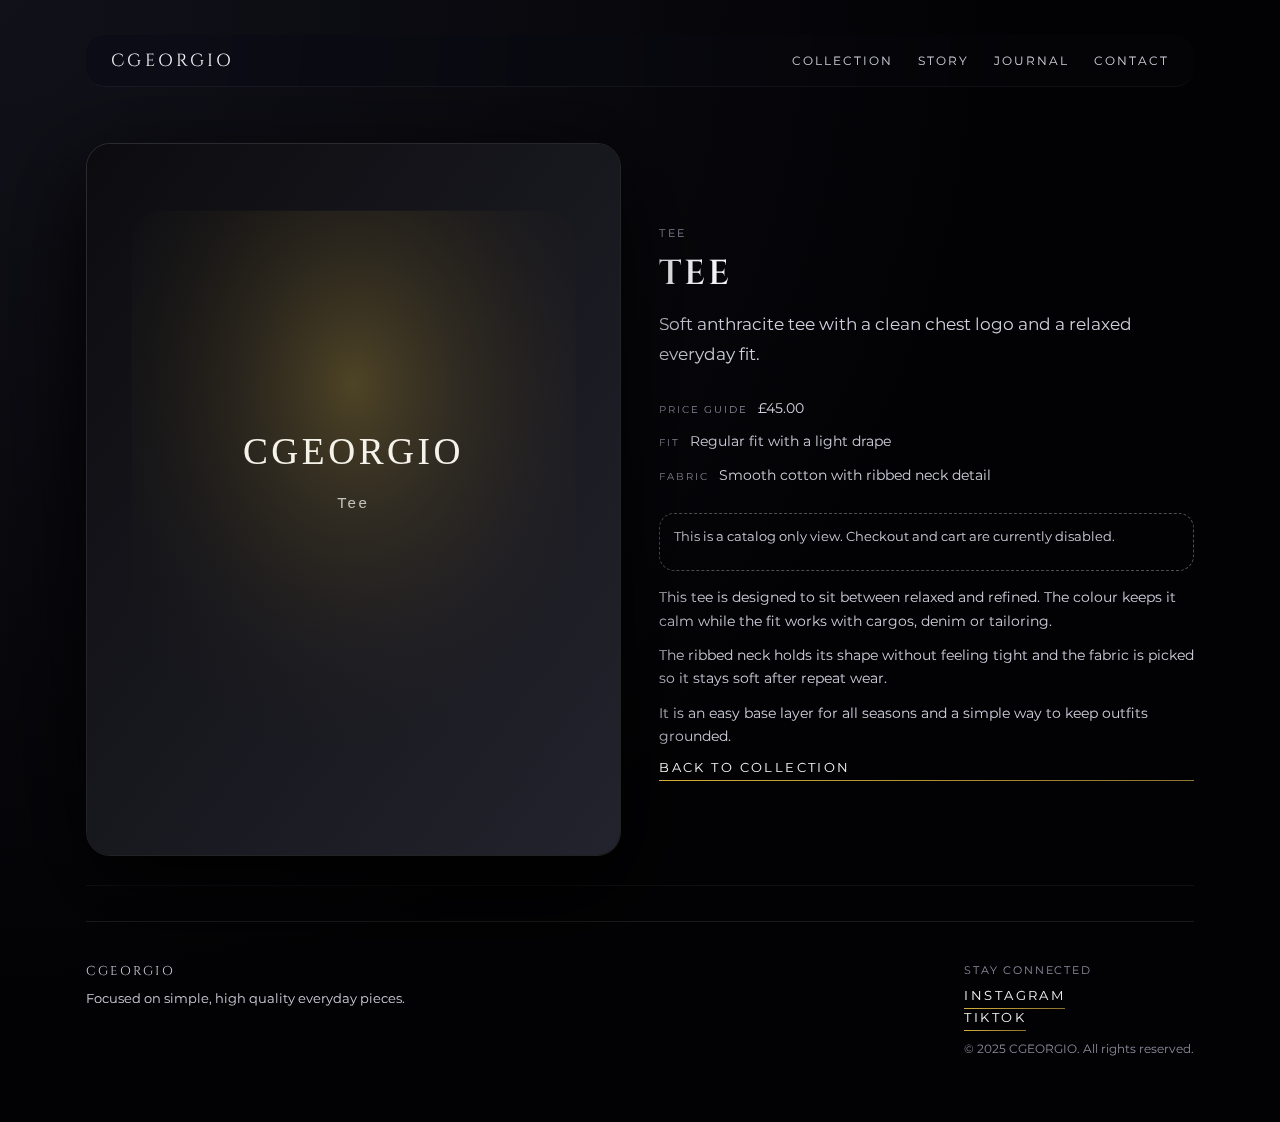
<file: product-tee.html>
<!DOCTYPE html>

<html lang="en">
<head>
<meta charset="utf-8"/>
<title>CGEORGIO | Tee</title>
<meta content="width=device-width, initial-scale=1" name="viewport"/>

<link href="https://fonts.googleapis.com" rel="preconnect"/>
<link crossorigin="" href="https://fonts.gstatic.com" rel="preconnect"/>
<link href="https://fonts.googleapis.com/css2?family=Cinzel:wght@400;600;700&amp;family=Montserrat:wght@300;400;500;600&amp;display=swap" rel="stylesheet"/>
<link href="styles.css" rel="stylesheet"/>
<meta content="CGEORGIO Tee in anthracite. Soft, simple and designed to sit perfectly on its own or under layers." name="description"/><link href="https://cgeorgio.com/product-tee.html" rel="canonical"/><meta content="CGEORGIO | Tee" property="og:title"/><meta content="CGEORGIO" property="og:site_name"/><meta content="CGEORGIO Tee in anthracite. Soft, simple and designed to sit perfectly on its own or under layers." property="og:description"/><meta content="https://cgeorgio.com/product-tee.html" property="og:url"/><meta content="https://cgeorgio.com/images/tee-anthracite.svg" property="og:image"/><meta content="product" property="og:type"/><meta content="summary_large_image" name="twitter:card"/><meta content="CGEORGIO | Tee" name="twitter:title"/><meta content="CGEORGIO Tee in anthracite. Soft, simple and designed to sit perfectly on its own or under layers." name="twitter:description"/><meta content="https://cgeorgio.com/images/tee-anthracite.svg" name="twitter:image"/><script type="application/ld+json">[{"@context": "https://schema.org", "@type": "Organization", "name": "CGEORGIO", "url": "https://cgeorgio.com", "logo": "https://cgeorgio.com/images/logo-cgeorgio-black-white.svg", "sameAs": ["https://www.instagram.com/cgeorgioclothing", "https://www.tiktok.com/@cgeorgioclothing"]}, {"@context": "https://schema.org", "@type": "WebSite", "name": "CGEORGIO", "url": "https://cgeorgio.com", "potentialAction": {"@type": "SearchAction", "target": "https://cgeorgio.com/collection.html?q={search_term_string}", "query-input": "required name=search_term_string"}}, {"@context": "https://schema.org", "@type": "WebPage", "name": "CGEORGIO | Tee", "url": "https://cgeorgio.com/product-tee.html", "description": "CGEORGIO Tee in anthracite. Soft, simple and designed to sit perfectly on its own or under layers.", "isPartOf": {"@type": "WebSite", "url": "https://cgeorgio.com", "name": "CGEORGIO"}}, {"@context": "https://schema.org", "@type": "Product", "name": "Tee", "image": ["https://cgeorgio.com/images/tee-anthracite.svg"], "description": "CGEORGIO Tee in anthracite. Soft, simple and designed to sit perfectly on its own or under layers.", "brand": {"@type": "Brand", "name": "CGEORGIO"}, "category": "Tee", "color": "Anthracite", "offers": {"@type": "Offer", "url": "https://cgeorgio.com/product-tee.html", "priceCurrency": "GBP", "price": "45.00", "availability": "https://schema.org/InStock", "itemCondition": "https://schema.org/NewCondition"}}]</script></head>
<body>
<div class="site-wrapper">
<header class="site-header">
<a class="logo" href="index.html"><span class="logo-text-wordmark">CGEORGIO</span></a>
<nav class="main-nav">
<a href="collection.html">Collection</a>
<a href="story.html">Story</a>
<a href="journal.html">Journal</a>
<a href="contact.html">Contact</a>
</nav>
<button aria-label="Toggle navigation" class="nav-toggle">
<span></span>
<span></span>
</button>
</header>
<main>
<section class="section section-product">
<div class="product-gallery">
<img alt="Dark tee hanging on a wooden ladder" class="product-hero-image" src="images/tee-anthracite.svg"/>
</div>
<div class="product-copy">
<p class="eyebrow">Tee</p>
<h1>Tee</h1>
<p class="lead">Soft anthracite tee with a clean chest logo and a relaxed everyday fit.</p>
<div class="product-meta-block">
<p><span class="meta-label">Price guide</span> £45.00</p>
<p><span class="meta-label">Fit</span> Regular fit with a light drape</p>
<p><span class="meta-label">Fabric</span> Smooth cotton with ribbed neck detail</p>
</div>
<div class="notice">
<p>This is a catalog only view. Checkout and cart are currently disabled.</p>
</div>
<div class="product-details-text">
<p>This tee is designed to sit between relaxed and refined. The colour keeps it calm while the fit works with cargos, denim or tailoring.</p>
<p>The ribbed neck holds its shape without feeling tight and the fabric is picked so it stays soft after repeat wear.</p>
<p>It is an easy base layer for all seasons and a simple way to keep outfits grounded.</p>
</div>
<a class="link-inline" href="collection.html">Back to collection</a>
</div>
</section>
</main>
<footer class="site-footer">
<div class="footer-left">
<p class="footer-logo">CGEORGIO</p>
<p class="footer-text">Focused on simple, high quality everyday pieces.</p>
</div>
<div class="footer-right">
<p class="footer-label">Stay connected</p>
<p class="footer-text">
<a class="link-inline" href="https://www.instagram.com/cgeorgioclothing" rel="noreferrer" target="_blank">Instagram</a><br/>
<a class="link-inline" href="https://www.tiktok.com/@cgeorgioclothing" rel="noreferrer" target="_blank">TikTok</a>
</p>
<p class="footer-text small">© 2025 CGEORGIO. All rights reserved.</p>
</div>
</footer>
</div>
<script src="script.js"></script>
</body>
</html>
</file>
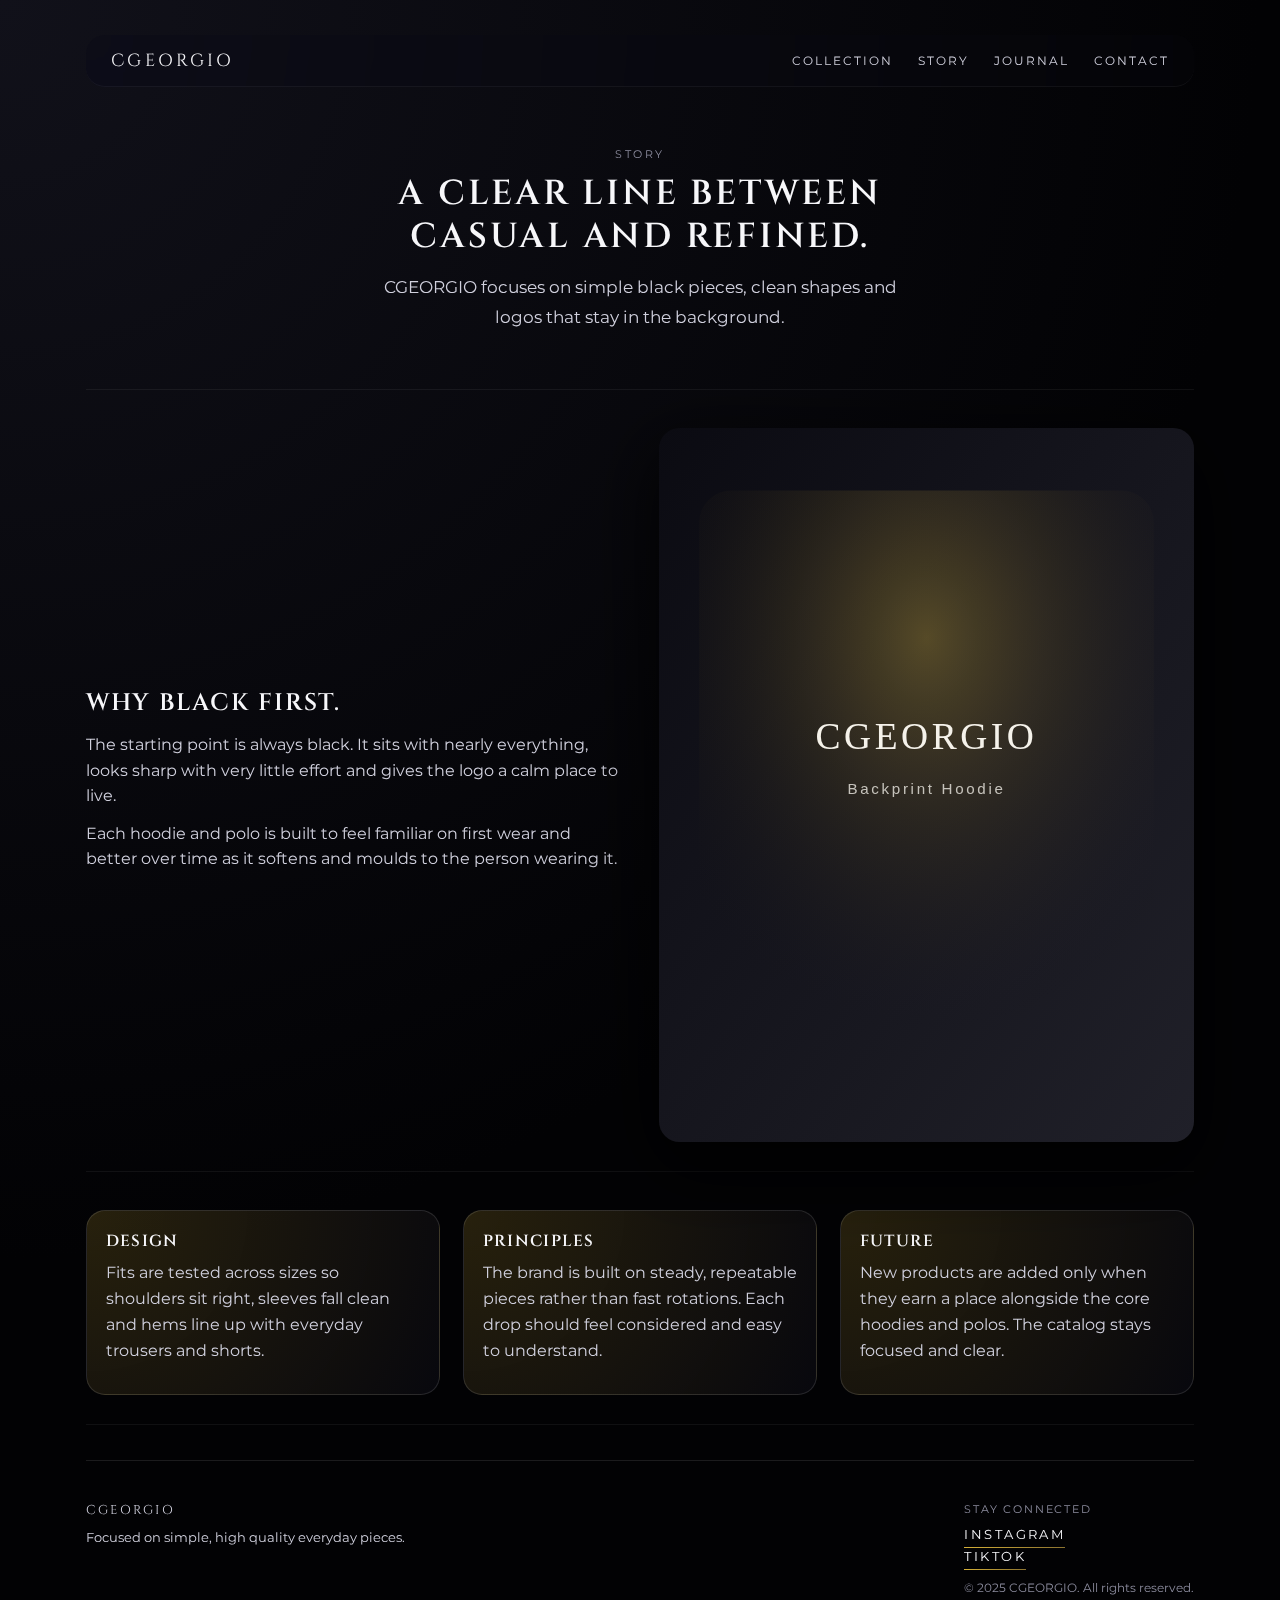
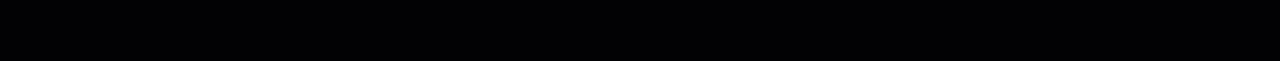
<file: story.html>
<!DOCTYPE html>

<html lang="en">
<head>
<meta charset="utf-8"/>
<title>CGEORGIO | Story</title>
<meta content="width=device-width, initial-scale=1" name="viewport"/>

<link href="https://fonts.googleapis.com" rel="preconnect"/>
<link crossorigin="" href="https://fonts.gstatic.com" rel="preconnect"/>
<link href="https://fonts.googleapis.com/css2?family=Cinzel:wght@400;600;700&amp;family=Montserrat:wght@300;400;500;600&amp;display=swap" rel="stylesheet"/>
<link href="styles.css" rel="stylesheet"/>
<meta content="The CGEORGIO story: minimal black essentials, quiet confidence, and the details behind the brand." name="description"/><link href="https://cgeorgio.com/story.html" rel="canonical"/><meta content="CGEORGIO | Story" property="og:title"/><meta content="CGEORGIO" property="og:site_name"/><meta content="The CGEORGIO story: minimal black essentials, quiet confidence, and the details behind the brand." property="og:description"/><meta content="https://cgeorgio.com/story.html" property="og:url"/><meta content="https://cgeorgio.com/images/social-card.svg" property="og:image"/><meta content="website" property="og:type"/><meta content="summary_large_image" name="twitter:card"/><meta content="CGEORGIO | Story" name="twitter:title"/><meta content="The CGEORGIO story: minimal black essentials, quiet confidence, and the details behind the brand." name="twitter:description"/><meta content="https://cgeorgio.com/images/social-card.svg" name="twitter:image"/><script type="application/ld+json">[{"@context": "https://schema.org", "@type": "Organization", "name": "CGEORGIO", "url": "https://cgeorgio.com", "logo": "https://cgeorgio.com/images/logo-cgeorgio-black-white.svg", "sameAs": ["https://www.instagram.com/cgeorgioclothing", "https://www.tiktok.com/@cgeorgioclothing"]}, {"@context": "https://schema.org", "@type": "WebSite", "name": "CGEORGIO", "url": "https://cgeorgio.com", "potentialAction": {"@type": "SearchAction", "target": "https://cgeorgio.com/collection.html?q={search_term_string}", "query-input": "required name=search_term_string"}}, {"@context": "https://schema.org", "@type": "WebPage", "name": "CGEORGIO | Story", "url": "https://cgeorgio.com/story.html", "description": "The CGEORGIO story: minimal black essentials, quiet confidence, and the details behind the brand.", "isPartOf": {"@type": "WebSite", "url": "https://cgeorgio.com", "name": "CGEORGIO"}}]</script></head>
<body>
<div class="site-wrapper">
<header class="site-header">
<a class="logo" href="index.html"><span class="logo-text-wordmark">CGEORGIO</span></a>
<nav class="main-nav">
<a href="collection.html">Collection</a>
<a href="story.html">Story</a>
<a href="journal.html">Journal</a>
<a href="contact.html">Contact</a>
</nav>
<button aria-label="Toggle navigation" class="nav-toggle">
<span></span>
<span></span>
</button>
</header>
<main>
<section class="section section-hero-slim">
<header class="section-header centre">
<p class="eyebrow">Story</p>
<h1>A clear line between casual and refined.</h1>
<p class="lead">
      CGEORGIO focuses on simple black pieces, clean shapes and logos that stay in the background.
    </p>
</header>
</section>
<section class="section section-split">
<div class="split-copy">
<h2>Why black first.</h2>
<p>
      The starting point is always black. It sits with nearly everything, looks sharp with very little effort and gives the logo a calm place to live.
    </p>
<p>
      Each hoodie and polo is built to feel familiar on first wear and better over time as it softens and moulds to the person wearing it.
    </p>
</div>
<div class="split-media">
<img alt="Back of CGEORGIO hoodie with CG monogram" class="hero-image secondary" src="images/hoodie-back.svg"/>
</div>
</section>
<section class="section">
<div class="story-grid">
<article class="story-card">
<h3>Design</h3>
<p>
        Fits are tested across sizes so shoulders sit right, sleeves fall clean and hems line up with everyday trousers and shorts.
      </p>
</article>
<article class="story-card">
<h3>Principles</h3>
<p>
        The brand is built on steady, repeatable pieces rather than fast rotations. Each drop should feel considered and easy to understand.
      </p>
</article>
<article class="story-card">
<h3>Future</h3>
<p>
        New products are added only when they earn a place alongside the core hoodies and polos. The catalog stays focused and clear.
      </p>
</article>
</div>
</section>
</main>
<footer class="site-footer">
<div class="footer-left">
<p class="footer-logo">CGEORGIO</p>
<p class="footer-text">Focused on simple, high quality everyday pieces.</p>
</div>
<div class="footer-right">
<p class="footer-label">Stay connected</p>
<p class="footer-text">
<a class="link-inline" href="https://www.instagram.com/cgeorgioclothing" rel="noreferrer" target="_blank">Instagram</a><br/>
<a class="link-inline" href="https://www.tiktok.com/@cgeorgioclothing" rel="noreferrer" target="_blank">TikTok</a>
</p>
<p class="footer-text small">© 2025 CGEORGIO. All rights reserved.</p>
</div>
</footer>
</div>
<script src="script.js"></script>
</body>
</html>
</file>
<file: styles.css>
:root {
  --bg: #020204;
  --bg-soft: #07070c;
  --bg-panel: #0b0c12;
  --border-subtle: #222230;
  --text-main: #f7f7fa;
  --text-soft: #d0d0dd;
  --text-muted: #8c8c9e;
  --accent: #d4af37;
  --accent-soft: rgba(212, 175, 55, 0.22);
  --accent-deep: #8c7330;
  --font-heading: "Cinzel", serif;
  --font-body: "Montserrat", system-ui, -apple-system, BlinkMacSystemFont, "Segoe UI", sans-serif;
}

*,
*::before,
*::after {
  box-sizing: border-box;
}

html,
body {
  margin: 0;
  padding: 0;
  background: radial-gradient(circle at top left, #11111a, #020204 60%);
  color: var(--text-main);
  font-family: var(--font-body);
  -webkit-font-smoothing: antialiased;
}

body {
  min-height: 100vh;
}

.site-wrapper {
  max-width: 1160px;
  margin: 0 auto;
  padding: clamp(1.25rem, 2vw, 2rem) clamp(1.1rem, 2vw, 2.4rem) 3.25rem;
}

/* Header */

.site-header {
  display: flex;
  align-items: center;
  justify-content: space-between;
  gap: 1.5rem;
  padding: 0.85rem clamp(1rem, 2vw, 1.6rem);
  border-bottom: 1px solid rgba(255, 255, 255, 0.05);
  position: sticky;
  top: 0.6rem;
  z-index: 30;
  backdrop-filter: blur(22px) saturate(180%);
  background: rgba(8, 8, 12, 0.35);
  border-radius: 1.2rem;
  margin: 0.6rem auto 1.2rem;
  max-width: 1160px;
}

.logo {
  display: flex;
  align-items: center;
  text-decoration: none;
}

.logo-image {
  height: 26px;
  width: auto;
  display: block;
}

.main-nav {
  display: flex;
  gap: clamp(0.8rem, 2vw, 1.6rem);
  font-size: 0.85rem;
  flex-wrap: wrap;
  justify-content: center;
}

.main-nav a {
  text-decoration: none;
  color: var(--text-soft);
  text-transform: uppercase;
  letter-spacing: 0.16em;
  font-size: clamp(0.62rem, 0.3vw + 0.56rem, 0.75rem);
  position: relative;
}

.main-nav a::after {
  content: "";
  position: absolute;
  left: 0;
  bottom: -0.35rem;
  width: 0;
  height: 1px;
  background: linear-gradient(90deg, var(--accent), var(--accent-deep));
  transition: width 0.18s ease-out;
}

.main-nav a:hover::after {
  width: 100%;
}

.nav-toggle {
  display: none;
  width: 2.2rem;
  height: 2.2rem;
  border-radius: 999px;
  border: 1px solid rgba(255, 255, 255, 0.16);
  background: radial-gradient(circle at top, rgba(212, 175, 55, 0.18), transparent);
  align-items: center;
  justify-content: center;
  flex-direction: column;
  gap: 0.3rem;
}

.nav-toggle span {
  width: 1.2rem;
  height: 1px;
  background: var(--text-main);
}

/* Typography and utilities */

h1,
h2,
h3,
h4 {
  font-family: var(--font-heading);
  font-weight: 600;
  letter-spacing: 0.08em;
  text-transform: uppercase;
}

h1 {
  font-size: clamp(1.6rem, 2.2vw + 0.4rem, 2.3rem);
  line-height: 1.24;
  margin: 0 0 0.9rem;
}

h2 {
  font-size: clamp(1.15rem, 1.5vw + 0.5rem, 1.5rem);
  line-height: 1.4;
  margin: 0 0 0.7rem;
}

h3 {
  font-size: 1rem;
  margin: 0 0 0.5rem;
}

p {
  margin: 0 0 0.7rem;
  color: var(--text-soft);
  font-size: clamp(0.88rem, 0.2vw + 0.82rem, 1rem);
  line-height: 1.65;
}

.lead {
  font-size: clamp(0.9rem, 0.3vw + 0.8rem, 1.05rem);
  line-height: 1.8;
}

.eyebrow {
  text-transform: uppercase;
  letter-spacing: 0.22em;
  font-size: 0.7rem;
  color: var(--text-muted);
  margin: 0 0 0.6rem;
}

.section {
  padding: clamp(2rem, 3vw, 3rem) 0 clamp(1.8rem, 2vw, 2.3rem);
  border-bottom: 1px solid rgba(255, 255, 255, 0.06);
}

.section-header {
  margin-bottom: 1.7rem;
}

.section-header.centre {
  text-align: center;
  max-width: 540px;
  margin: 0 auto 1.7rem;
}

.section-hero-slim {
  padding-top: 2.4rem;
}

/* Hero */

.hero { display:block; padding:clamp(1.8rem, 3vw, 2.4rem) 0; border-bottom:1px solid rgba(255,255,255,0.06); }

.hero-media-main {
  position: relative;
  border-radius: 1.6rem;
  padding: 0.32rem;
  background:
    radial-gradient(circle at top left, rgba(212, 175, 55, 0.22), transparent 60%),
    radial-gradient(circle at bottom right, rgba(212, 175, 55, 0.08), transparent 65%);
  border: 1px solid rgba(255, 255, 255, 0.1);
  overflow: hidden;
}

.hero-media-main::after { content:""; position:absolute; inset:0; border-radius:1.4rem; background:radial-gradient(circle at center, rgba(0,0,0,0.9), rgba(0,0,0,0.98)); opacity:0.9; }

.hero-image {
  border-radius: 1.3rem;
  width: 100%;
  display: block;
  min-height: clamp(220px, 34vw, 300px);
  object-fit: cover;
  filter: saturate(0.94);
  box-shadow: 0 30px 90px rgba(0, 0, 0, 0.95);
}

.hero-image.secondary {
  box-shadow: 0 24px 70px rgba(0, 0, 0, 0.9);
}

.hero-content {
  display: flex;
  flex-direction: column;
  justify-content: center;
}

.hero-actions {
  display: flex;
  flex-wrap: wrap;
  gap: 0.75rem;
  margin: 1.15rem 0 0.65rem;
}

.hero-meta p {
  font-size: 0.8rem;
  color: var(--text-muted);
}

/* Buttons and links */

.btn {
  display: inline-flex;
  align-items: center;
  justify-content: center;
  padding: clamp(0.65rem, 1.2vw, 0.8rem) clamp(1.2rem, 2vw, 1.7rem);
  border-radius: 999px;
  font-size: clamp(0.72rem, 0.3vw + 0.62rem, 0.85rem);
  letter-spacing: 0.18em;
  text-transform: uppercase;
  border: 1px solid transparent;
  text-decoration: none;
  cursor: pointer;
  white-space: nowrap;
  min-height: 2.6rem;
}

.btn.primary {
  background: radial-gradient(circle at top left, #f6e9bd, var(--accent));
  color: #111118;
  border-color: rgba(0, 0, 0, 0.5);
}

.btn.ghost {
  background: linear-gradient(145deg, rgba(255, 255, 255, 0.06), rgba(255, 255, 255, 0));
  color: var(--text-main);
  border-color: rgba(255, 255, 255, 0.22);
}

.btn:hover {
  opacity: 0.93;
}

.link-inline {
  font-size: clamp(0.72rem, 0.3vw + 0.6rem, 0.85rem);
  letter-spacing: 0.18em;
  text-transform: uppercase;
  text-decoration: none;
  color: var(--text-main);
  position: relative;
}

.link-inline::after {
  content: "";
  position: absolute;
  left: 0;
  bottom: -0.35rem;
  width: 100%;
  height: 1px;
  background: linear-gradient(90deg, var(--accent), var(--accent-deep));
}

/* Product grid */

.section-grid .product-grid,
.product-grid.large {
  display: grid;
  grid-template-columns: repeat(3, minmax(0, 1fr));
  gap: clamp(1.1rem, 2vw, 1.6rem);
}

.product-card {
  border-radius: 1.3rem;
  padding: clamp(0.8rem, 1.5vw, 1.1rem);
  background:
    radial-gradient(circle at top left, rgba(212, 175, 55, 0.18), rgba(8, 8, 14, 0.98));
  border: 1px solid rgba(255, 255, 255, 0.12);
  display: flex;
  flex-direction: column;
  gap: 0.75rem;
}

.product-image {
  border-radius: 1.05rem;
  width: 100%;
  display: block;
  min-height: clamp(170px, 28vw, 220px);
  object-fit: cover;
  filter: saturate(0.95);
}

.product-name {
  font-size: 0.96rem;
  color: var(--text-main);
}

.product-tagline {
  font-size: 0.85rem;
}

.product-meta {
  font-size: 0.8rem;
  color: var(--text-muted);
}

/* Split section */

.section-split {
  display: grid;
  grid-template-columns: minmax(0, 1.05fr) minmax(0, 1.05fr);
  gap: clamp(1.8rem, 3vw, 2.6rem);
  align-items: center;
}

/* Journal preview */

.section-journal-preview .journal-grid {
  display: grid;
  grid-template-columns: repeat(2, minmax(0, 1fr));
  gap: clamp(1.2rem, 2vw, 1.6rem);
}

.journal-card {
  padding: clamp(1rem, 1.6vw, 1.3rem);
  border-radius: 1.3rem;
  background:
    radial-gradient(circle at top left, rgba(212, 175, 55, 0.15), rgba(8, 8, 14, 0.98));
  border: 1px solid rgba(255, 255, 255, 0.12);
}

.journal-tag {
  font-size: 0.7rem;
  letter-spacing: 0.18em;
  text-transform: uppercase;
  color: var(--text-muted);
  margin-bottom: 0.4rem;
}

.journal-card h3 {
  font-size: clamp(0.9rem, 0.3vw + 0.8rem, 1rem);
  margin-bottom: 0.4rem;
}

.journal-excerpt {
  font-size: 0.85rem;
}

/* Product pages */

.section-product {
  display: grid;
  grid-template-columns: minmax(0, 1.1fr) minmax(0, 1.1fr);
  gap: clamp(1.8rem, 3vw, 2.6rem);
  padding-top: 2.3rem;
}

.product-gallery {
  display: flex;
  flex-direction: column;
}

.product-hero-image {
  width: 100%;
  display: block;
  min-height: clamp(260px, 40vw, 360px);
  border-radius: 1.5rem;
  border: 1px solid rgba(255, 255, 255, 0.12);
  object-fit: cover;
  filter: saturate(0.95);
  box-shadow: 0 32px 95px rgba(0, 0, 0, 0.96);
}

.product-copy {
  display: flex;
  flex-direction: column;
  justify-content: center;
}

.product-meta-block {
  margin: 1rem 0 0.95rem;
}

.product-meta-block p {
  font-size: 0.85rem;
}

.meta-label {
  text-transform: uppercase;
  letter-spacing: 0.18em;
  font-size: 0.65rem;
  color: var(--text-muted);
  margin-right: 0.4rem;
}

.notice {
  border-radius: 0.95rem;
  border: 1px dashed rgba(255, 255, 255, 0.3);
  padding: 0.75rem 0.85rem;
  margin-bottom: 0.95rem;
}

.notice p {
  font-size: 0.8rem;
}

.product-details-text p {
  font-size: 0.88rem;
}

/* Story grid */

.story-grid {
  display: grid;
  grid-template-columns: repeat(3, minmax(0, 1fr));
  gap: clamp(1.1rem, 2vw, 1.4rem);
}

.story-card {
  border-radius: 1.2rem;
  padding: clamp(1rem, 1.6vw, 1.2rem);
  border: 1px solid rgba(255, 255, 255, 0.12);
  background:
    radial-gradient(circle at top left, rgba(212, 175, 55, 0.18), rgba(8, 8, 14, 0.98));
}

/* Journal list */

.journal-list .journal-entry {
  margin-bottom: 1.6rem;
  max-width: 640px;
}

.journal-list .journal-entry h2 { font-size: clamp(1.1rem, 1.8vw, 1.35rem);
  margin-bottom: 0.45rem;
}

/* Contact */

.section-contact {
  display: grid;
  grid-template-columns: minmax(0, 0.9fr) minmax(0, 1.1fr);
  gap: clamp(1.6rem, 3vw, 2.1rem);
  align-items: flex-start;
}

.contact-panel {
  padding: clamp(1rem, 1.8vw, 1.4rem);
  border-radius: 1.3rem;
  background:
    radial-gradient(circle at top left, rgba(212, 175, 55, 0.18), rgba(8, 8, 14, 0.98));
  border: 1px solid rgba(255, 255, 255, 0.12);
}

.contact-panel .small {
  font-size: 0.78rem;
  color: var(--text-muted);
}

.contact-form-shell {
  padding: clamp(1rem, 1.8vw, 1.4rem);
  border-radius: 1.3rem;
  border: 1px solid rgba(255, 255, 255, 0.12);
  background: rgba(3, 3, 6, 0.9);
}

.contact-form .field {
  margin-bottom: 0.85rem;
}

.contact-form label {
  display: block;
  font-size: 0.8rem;
  color: var(--text-muted);
  margin-bottom: 0.25rem;
}

.contact-form input,
.contact-form textarea {
  width: 100%;
  border-radius: 0.9rem;
  border: 1px solid rgba(255, 255, 255, 0.2);
  padding: clamp(0.6rem, 1.2vw, 0.8rem) clamp(0.7rem, 1.4vw, 0.9rem);
  font-size: clamp(0.85rem, 0.25vw + 0.8rem, 0.95rem);
  background: rgba(6, 6, 12, 0.96);
  color: var(--text-main);
  outline: none;
}

.contact-form input:focus,
.contact-form textarea:focus {
  border-color: var(--accent-soft);
}

/* Footer */

.site-footer {
  padding-top: clamp(2rem, 3vw, 2.7rem);
  display: flex;
  justify-content: space-between;
  gap: clamp(1.6rem, 3vw, 2.2rem);
  font-size: clamp(0.78rem, 0.2vw + 0.72rem, 0.9rem);
  border-top: 1px solid rgba(255, 255, 255, 0.1);
  margin-top: 2.2rem;
}

.footer-logo {
  font-family: var(--font-heading);
  letter-spacing: 0.18em;
  text-transform: uppercase;
  font-size: 0.8rem;
  margin-bottom: 0.4rem;
}

.footer-text {
  font-size: 0.8rem;
}

.footer-text.small {
  font-size: 0.75rem;
  color: var(--text-muted);
}

.footer-label {
  text-transform: uppercase;
  letter-spacing: 0.16em;
  font-size: 0.7rem;
  color: var(--text-muted);
  margin-bottom: 0.3rem;
}

/* Responsive */

@media (max-width: 980px) {
  .section-grid .product-grid,
  .product-grid.large,
  .story-grid {
    grid-template-columns: repeat(2, minmax(0, 1fr));
  }
}

@media (max-width: 880px) {
  .main-nav {
    position: absolute;
    inset: 3.4rem 1.25rem auto;
    padding: 0.95rem 1.05rem;
    border-radius: 1rem;
    background: rgba(2, 2, 4, 0.98);
    border: 1px solid rgba(255, 255, 255, 0.18);
    flex-direction: column;
    gap: 0.65rem;
    transform-origin: top right;
    transform: scaleY(0);
    opacity: 0;
    pointer-events: none;
    transition: transform 0.16s ease-out, opacity 0.16s ease-out;
  }

  .main-nav.open {
    transform: scaleY(1);
    opacity: 1;
    pointer-events: auto;
  }

  .nav-toggle {
    display: inline-flex;
  }

  .hero-media-main {
    order: 1;
  }

  .hero-content {
    order: 2;
  }

  .section-grid .product-grid,
  .section-journal-preview .journal-grid,
  .story-grid,
  .product-grid.large,
  .section-split,
  .section-product,
  .section-contact {
    grid-template-columns: minmax(0, 1fr);
  }

  .site-footer {
    flex-direction: column;
  }
}

@media (max-width: 640px) {
  .site-wrapper {
    padding-inline: 1rem;
  }

  .section {
    padding: 2rem 0 1.8rem;
  }
}


.hero-wordmark {
  display: flex;
  align-items: center;
  justify-content: center;
}

.hero-wordmark-inner {
  position: relative;
  z-index: 1;
  padding: 2.4rem 1.8rem;
  border-radius: 1.4rem;
  width: 100%;
  text-align: center;
  background:
    radial-gradient(circle at top, rgba(246, 233, 189, 0.16), transparent 55%),
    linear-gradient(145deg, rgba(10, 10, 16, 0.96), rgba(3, 3, 8, 0.98));
  box-shadow: 0 30px 90px rgba(0, 0, 0, 0.96);
}

.hero-wordmark-top,
.hero-wordmark-bottom {
  display: block;
  text-transform: uppercase;
  letter-spacing: 0.26em;
  font-size: 0.7rem;
  color: var(--text-muted);
}

.hero-wordmark-main { display:block;margin:0.6rem 0;font-family:var(--font-heading);font-size:clamp(1.6rem,2.6vw,2.3rem);letter-spacing:0.28em; }


.logo-text-wordmark {
  font-family: "Cinzel", serif;
  letter-spacing: 0.18em;
  font-size: 1.1rem;
  color: var(--text-main);
  text-transform: uppercase;
}


@media (max-width:600px){
  .hero-copy h1 { font-size:1.35rem; line-height:1.25; }
  .hero-copy p.lead { font-size:0.86rem; }
}


.hero-media-main {
  position: relative;
  border-radius: 1.4rem;
  padding: 0;
  overflow: hidden;
  background:
    radial-gradient(circle at top left, rgba(212, 175, 55, 0.14), rgba(8, 8, 14, 0.98));
  border: 1px solid rgba(255, 255, 255, 0.18);
  box-shadow: 0 28px 80px rgba(0, 0, 0, 0.9);
}

.hero-media-main::after {
  content: none;
}

.hero-content {
  max-width: 620px;
  margin: 0 auto;
}

/* Mobile spacing and padding refinement */
@media (max-width: 640px) {
  .product-card,
  .story-card,
  .journal-card,
  .contact-panel {
    margin-inline: 0.1rem;
  }

  .split-copy,
  .hero-copy,
  .section-header,
  .contact-panel,
  .product-info {
    padding-inline: 0.35rem;
  }
}
</file>
